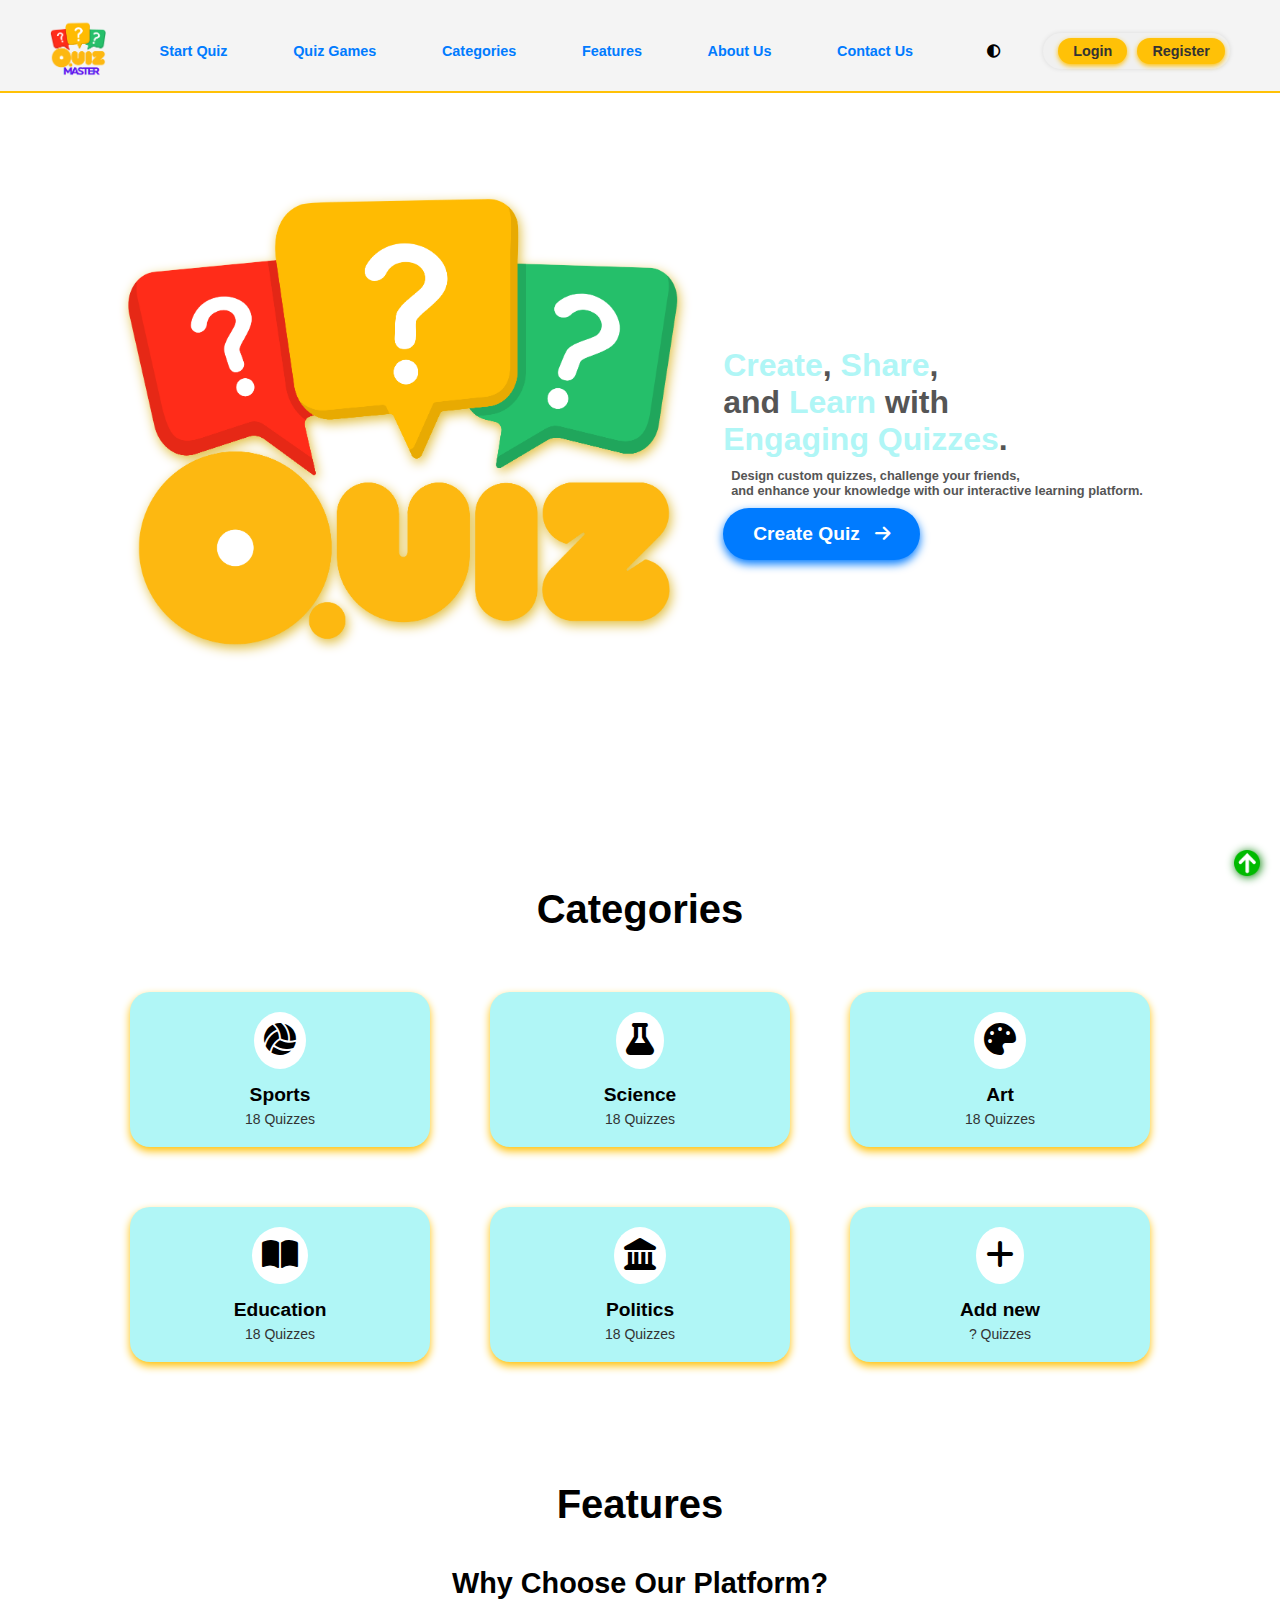
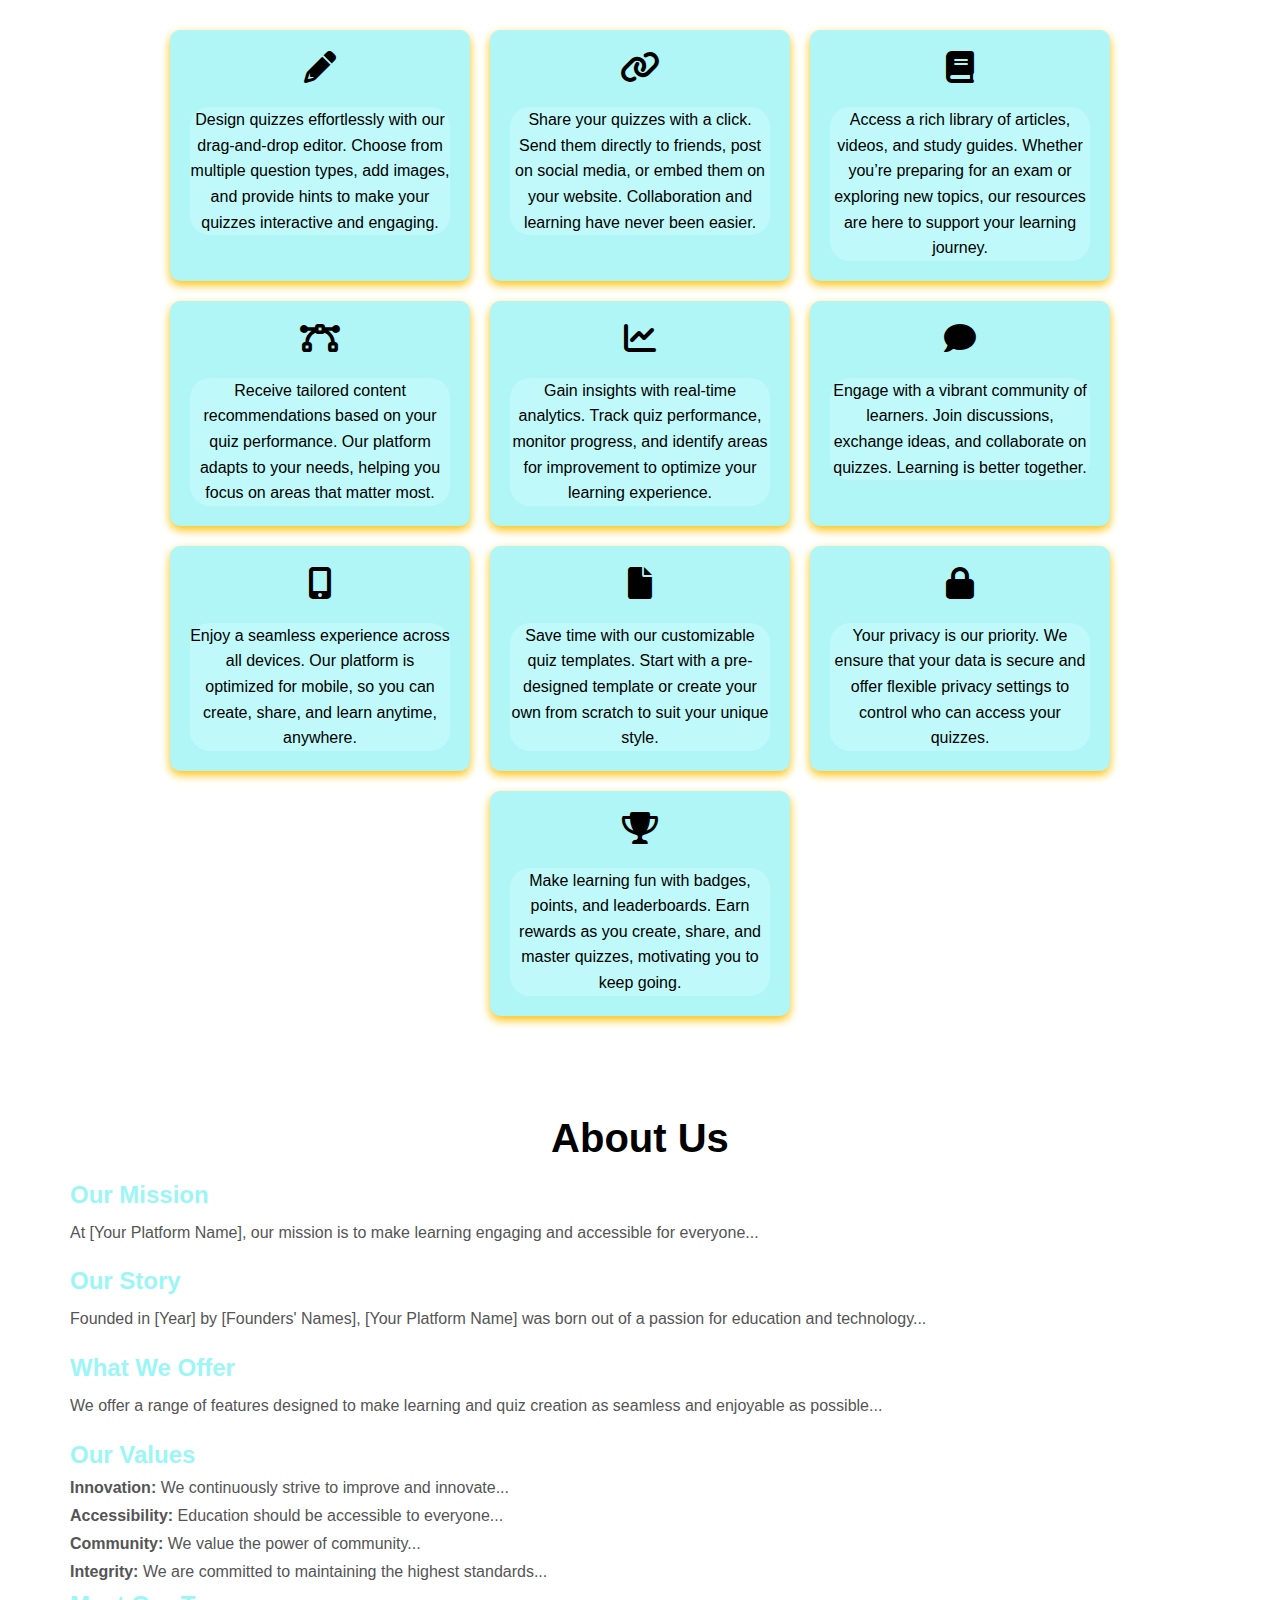
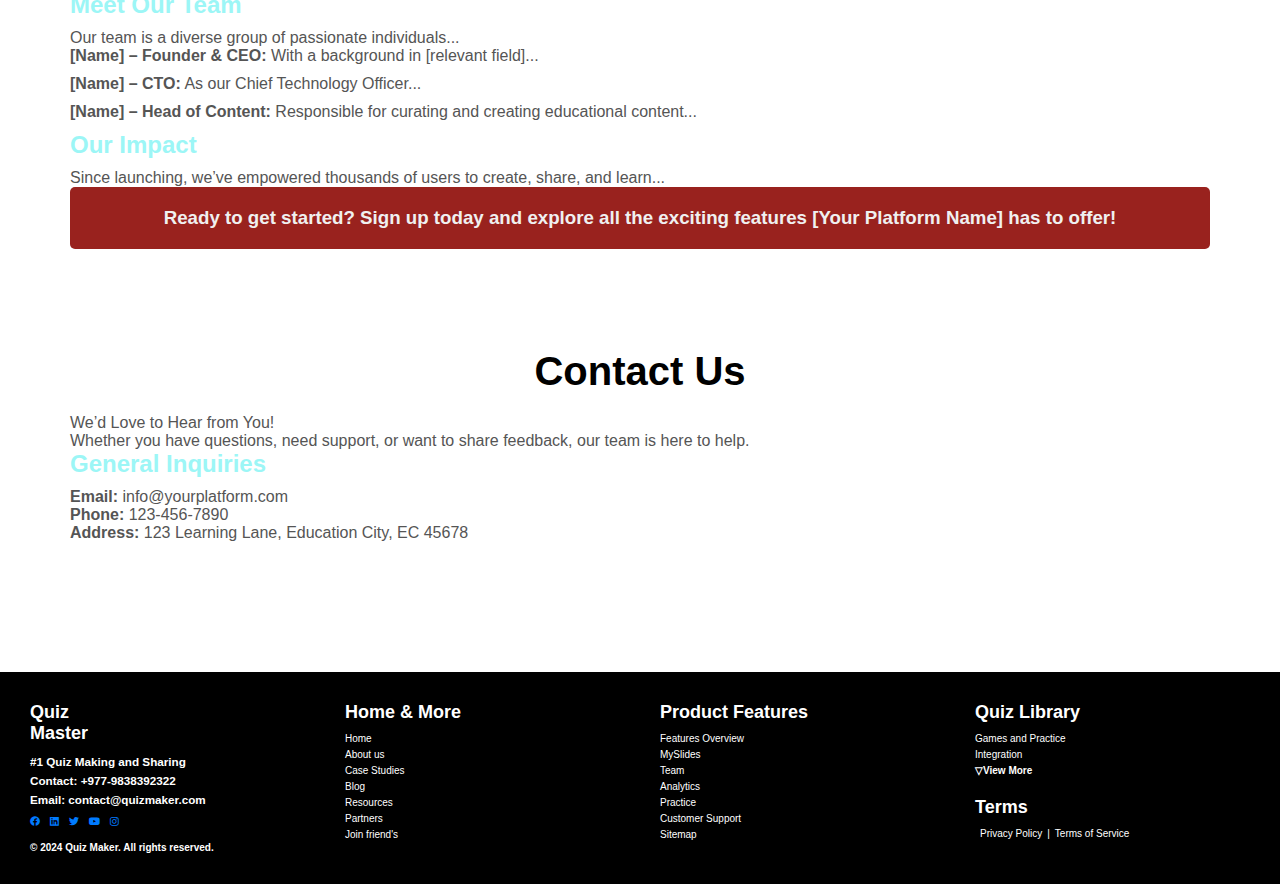
<file: quiz-website-final/index.html>
<!-- The main page or home page -->


<!DOCTYPE html>
<html lang="en">

<head>
    <meta charset="UTF-8">
    <meta name="viewport" content="width=device-width, initial-scale=1.0">
    <title>Quiz App | Minimalistic quiz maker</title>
    <link rel="stylesheet" href="style.css">
</head>

<body>
    <header>
        <div class="navbar">
            <div class="logo">
                <a href="index.html">
                    <h3>
                        <img src="Quiz Master logo 500px.png" alt="logo of quiz master">
                    </h3>
                </a>
            </div>
            <div class="navbar-sec">
                <ul class="nav-links">
                    <li><a href="createslide.html">Start Quiz</a></li>
                    <li><a href="quizgames.html">Quiz Games</a></li>
                    <li><a href="#categories">Categories</a></li>
                    <li><a href="#features">Features</a></li>
                    <li><a href="#about-us">About Us</a></li>
                    <li><a href="#contact-us">Contact Us</a></li>
                </ul>
            </div>
            <div class="dark-mode">
                <button id="theme-toggle"><i class="fa-solid fa-circle-half-stroke"></i></button>
            </div>
            <div class="login-reg">
                <button class="btn login">Login</button>
                <button class="btn register">Register</button>
            </div>
            <div class="mobile-menu-icon">
                <button id="mobile-menu-btn"><i class="fa fa-bars"></i></button>
            </div>
        </div>
    </header>
    
    <main>

        <div class="hero">
            <div class="hero-left">
                <h1><span style="color: var(--yellow)">Create</span>, <span
                        style="color: var(--yellow)">Share</span>,<br> and <span style="color: var(--yellow)">Learn
                        </span>with <br> <span style="color: var(--yellow)">Engaging Quizzes</span>.</h1>

                <h3>Design custom quizzes, challenge your friends,<br> and enhance your knowledge with our interactive
                    learning platform.</h3>
                <a href="dashboard.html" class="cta-button">
                    Create Quiz <span class="arrow"><i class="fa-solid fa-arrow-right"></i></span>
                </a>
                <!-- <a href="#" class="cta-button">
                    Explore Quizzes <i class="fa-solid fa-arrow-right"></i>
                </a>
                <a href="#" class="cta-button">
                    Learn More <i class="fa-solid fa-arrow-right"></i>
                </a> -->
                <!-- <button>Create Your First Quiz</button>
                <br>
                <button>Explore Quizzes</button>
                <button>Learn More</button> -->
            </div>
            <div class="hero-right">
                <img src="Quiz Master.png" alt="Play Quiz">
            </div>
        </div>
        <!-- 
        <div class="hero">
            <div class="hero-left">
                <h1>PlayBoi<br>Carti<br>FweAH</h1>

                <h3>Opium as high as f**k<br>Hell, break that thot up<br>B be the highest in thot<br>Then, W there is
                    nothing<br>nothing in world FweAH!!!</h3>
                <button>Start Quiz</button>
                <br>
                <button>join Code</button>
            </div>
            <div class="hero-right">
                <img src="Quiz Master.png" alt="Play Quiz">
            </div>
        </div> -->

        <section id="categories">
            <h2 id="title-nav">Categories</h2>
            <!-- categorize quizzes by subject, difficulty level, and tags. -->
            <div class="card">
                <div class="icon">
                    <i class="fa-solid fa-volleyball"></i>
                </div>
                <div class="title">Sports</div>
                <div class="subtitle">18 Quizzes</div>
            </div>
            <div class="card">
                <div class="icon">
                    <i class="fa-solid fa-flask"></i>
                </div>
                <div class="title">Science</div>
                <div class="subtitle">18 Quizzes</div>
            </div>
            <div class="card">
                <div class="icon">
                    <i class="fa-solid fa-palette"></i>
                </div>
                <div class="title">Art</div>
                <div class="subtitle">18 Quizzes</div>
            </div>
            <div class="card">
                <div class="icon">
                    <i class="fa-solid fa-book-open"></i>
                </div>
                <div class="title">Education</div>
                <div class="subtitle">18 Quizzes</div>
            </div>
            <div class="card">
                <div class="icon">
                    <i class="fa-solid fa-landmark"></i>
                </div>
                <div class="title">Politics</div>
                <div class="subtitle">18 Quizzes</div>
            </div>
            <div class="card">
                <div class="icon">
                    <i class="fa-solid fa-plus"></i>
                </div>
                <div class="title">Add new</div>
                <div class="subtitle">? Quizzes</div>
            </div>
        </section>
        <section id="features">
            <h2>Features</h2>
            <h3>Why Choose Our Platform?</h3>
            <div class="features-container">
                <div class="card">
                    <div class="icon">
                        <i class="fa-solid fa-pencil"></i>
                    </div>
                    <div class="card-description">
                        Design quizzes effortlessly with our drag-and-drop editor. Choose from multiple question types,
                        add images, and provide hints to make your quizzes interactive and engaging.
                    </div>
                </div>
                <div class="card">
                    <div class="icon">
                        <i class="fa-solid fa-link"></i>
                    </div>
                    <div class="card-description">
                        Share your quizzes with a click. Send them directly to friends, post on social media, or embed
                        them on your website. Collaboration and learning have never been easier.
                    </div>
                </div>
                <div class="card">
                    <div class="icon">
                        <i class="fa-solid fa-book"></i>
                    </div>
                    <div class="card-description">
                        Access a rich library of articles, videos, and study guides. Whether you’re preparing for an
                        exam or exploring new topics, our resources are here to support your learning journey.
                    </div>
                </div>
                <div class="card">
                    <div class="icon">
                        <i class="fa-solid fa-bezier-curve"></i>
                    </div>
                    <div class="card-description">
                        Receive tailored content recommendations based on your quiz performance. Our platform adapts to
                        your needs, helping you focus on areas that matter most.
                    </div>
                </div>
                <div class="card">
                    <div class="icon">
                        <i class="fa-solid fa-chart-line"></i>
                    </div>
                    <div class="card-description">
                        Gain insights with real-time analytics. Track quiz performance, monitor progress, and identify
                        areas for improvement to optimize your learning experience.
                    </div>
                </div>
                <div class="card">
                    <div class="icon">
                        <i class="fa-solid fa-comment"></i>
                    </div>
                    <div class="card-description">
                        Engage with a vibrant community of learners. Join discussions, exchange ideas, and collaborate
                        on quizzes. Learning is better together.
                    </div>
                </div>
                <div class="card">
                    <div class="icon">
                        <i class="fa-solid fa-mobile-screen-button"></i>
                    </div>
                    <div class="card-description">
                        Enjoy a seamless experience across all devices. Our platform is optimized for mobile, so you can
                        create, share, and learn anytime, anywhere.
                    </div>
                </div>
                <div class="card">
                    <div class="icon">
                        <i class="fa-solid fa-file"></i>
                    </div>
                    <div class="card-description">
                        Save time with our customizable quiz templates. Start with a pre-designed template or create
                        your own from scratch to suit your unique style.
                    </div>
                </div>
                <div class="card">
                    <div class="icon">
                        <i class="fa-solid fa-lock"></i>
                    </div>
                    <div class="card-description">
                        Your privacy is our priority. We ensure that your data is secure and offer flexible privacy
                        settings to control who can access your quizzes.
                    </div>
                </div>
                <div class="card">
                    <div class="icon">
                        <i class="fa-solid fa-trophy"></i>
                    </div>
                    <div class="card-description">
                        Make learning fun with badges, points, and leaderboards. Earn rewards as you create, share, and
                        master quizzes, motivating you to keep going.
                    </div>
                </div>
            </div>
        </section>

        <section id="about-us">
            <h2 class="section-title">About Us</h2>
            <div class="about-us-card">
                <h3>Our Mission</h3>
                <p>At [Your Platform Name], our mission is to make learning engaging and accessible for everyone...</p>
            </div>
            <div class="about-us-card">
                <h3>Our Story</h3>
                <p>Founded in [Year] by [Founders' Names], [Your Platform Name] was born out of a passion for education
                    and technology...</p>
            </div>
            <div class="about-us-card">
                <h3>What We Offer</h3>
                <p>We offer a range of features designed to make learning and quiz creation as seamless and enjoyable as
                    possible...</p>
            </div>
            <div class="about-values">
                <h3>Our Values</h3>
                <ul>
                    <li><strong>Innovation:</strong> We continuously strive to improve and innovate...</li>
                    <li><strong>Accessibility:</strong> Education should be accessible to everyone...</li>
                    <li><strong>Community:</strong> We value the power of community...</li>
                    <li><strong>Integrity:</strong> We are committed to maintaining the highest standards...</li>
                </ul>
            </div>
            <div class="meet-team">
                <h3>Meet Our Team</h3>
                <p>Our team is a diverse group of passionate individuals...</p>
                <ul>
                    <li><strong>[Name] – Founder & CEO:</strong> With a background in [relevant field]...</li>
                    <li><strong>[Name] – CTO:</strong> As our Chief Technology Officer...</li>
                    <li><strong>[Name] – Head of Content:</strong> Responsible for curating and creating educational
                        content...</li>
                </ul>
            </div>
            <div class="impact-about">
                <h3>Our Impact</h3>
                <p>Since launching, we’ve empowered thousands of users to create, share, and learn...</p>
            </div>
            <div class="call-to-action">
                <h3>Ready to get started? Sign up today and explore all the exciting features [Your Platform Name] has
                    to offer!</h3>
            </div>
        </section>

        <section id="contact-us">
            <h2 class="section-title">Contact Us</h2>
            <p>We’d Love to Hear from You!</p>
            <p>Whether you have questions, need support, or want to share feedback, our team is here to help.</p>
            <div class="contact-info">
                <h3>General Inquiries</h3>
                <ul>
                    <li><strong>Email:</strong> info@yourplatform.com</li>
                    <li><strong>Phone:</strong> 123-456-7890</li>
                    <li><strong>Address:</strong> 123 Learning Lane, Education City, EC 45678</li>
                </ul>
            </div>
        </section>

        <div class="go-up">
            <a href="#top"><img src="auto-top.png" alt="↑"></a>
        </div>

    </main>
    <footer id="contact-us-footer">
        <div class="footer-container-horizontal">
            <div class="footer-section">
                <div class="logo">
                    <a href="index.html">
                        <h3>Quiz<br>Master</h3>
                    </a>
                </div>
                <div class="contact-footer">
                    <h3>#1 Quiz Making and Sharing</h3>
                    <h3>Contact: +977-9838392322</h3>
                    <h3>Email: contact@quizmaker.com</h3>
                </div>
                <div class="social-footer">
                    <a href="https://facebook.com"><i class="fa-brands fa-facebook"></i></a>
                    <a href="https://linkedin.com"><i class="fa-brands fa-linkedin"></i></a>
                    <a href="https://x.com"><i class="fa-brands fa-twitter"></i></a>
                    <a href="https://youtube.com"><i class="fa-brands fa-youtube"></i></a>
                    <a href="https://instagram.com"><i class="fa-brands fa-instagram"></i></a>
                </div>
                <div class="footer-legal">
                    <h3>
                        &copy; 2024 Quiz Maker. All rights reserved.<br>
                    </h3>

                </div>
            </div>
            <div class="footer-section">
                <h2>Home & More</h2>
                <a href="index.html">Home</a>
                <a href="aboutus.html">About us</a>
                <a href="features.html">Case Studies</a>
                <a href="features.html">Blog</a>
                <a href="features.html">Resources</a>
                <a href="aboutus.html">Partners</a>
                <a href="codejoin.html">Join friend's</a>
            </div>
            <div class="footer-section">
                <h2>Product Features</h2>
                <a href="aboutus.html">Features Overview</a>
                <a href="features.html">MySlides</a>
                <a href="features.html">Team</a>
                <a href="features.html">Analytics</a>
                <a href="aboutus.html">Practice</a>
                <a href="aboutus.html">Customer Support</a>
                <a href="aboutus.html">Sitemap</a>
            </div>
            <div class="footer-section">
                <h2>Quiz Library</h2>
                <a href="quizgames.html">Games and Practice</a>
                <a href="dashboard.html">Integration</a>
                <!-- <a href="Blog.html">Art</a> -->
                <!-- <a href="Resources.html">Education</a>
                <a href="Partners.html">Politics</a>
                <a href="Support.html">History</a>
                <a href="Sitemap.html">Cultures</a> -->
                <h2 class="more"><a href="dashboard.html">▽View More</a></h2>
                <br>
                <h2>Terms</h2>
                <div class="quiz-sector-top">
                    <a href="aboutus.html">Privacy Policy</a> | <a href="aboutus.html"> Terms of Service</a>
                </div>
            </div>
        </div>

    </footer>

    <script src="script.js"></script>
</body>

</html>
</file>
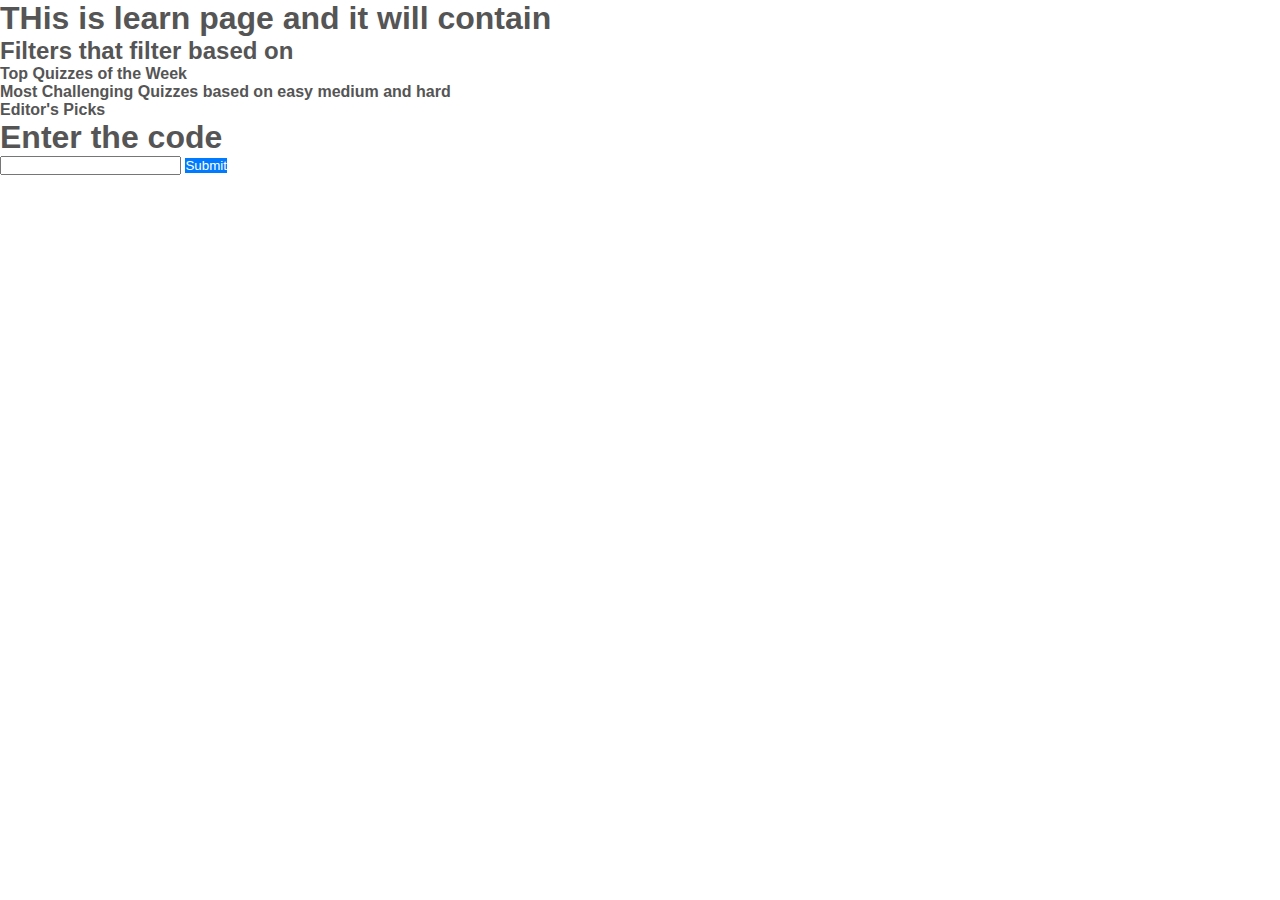
<file: quiz-website-final/codejoin.html>
<!DOCTYPE html>
<html lang="en">
<head>
    <meta charset="UTF-8">
    <meta name="viewport" content="width=device-width, initial-scale=1.0">
    <title>Join From Code | Quiz maker</title>
    <link rel="stylesheet" href="style.css">
</head>
<body>
    <h1>THis is learn page and it will contain</h1>
    <h2>Filters that filter based on </h2>
    <h4>Top Quizzes of the Week</h4>
    <h4>Most Challenging Quizzes based on easy medium and hard</h4>
    <h4>Editor's Picks</h4>
    <h1>Enter the code</h1>
    <input type="tel" name="code" id="code">
    <button>Submit</button>
</body>
</html>
</file>
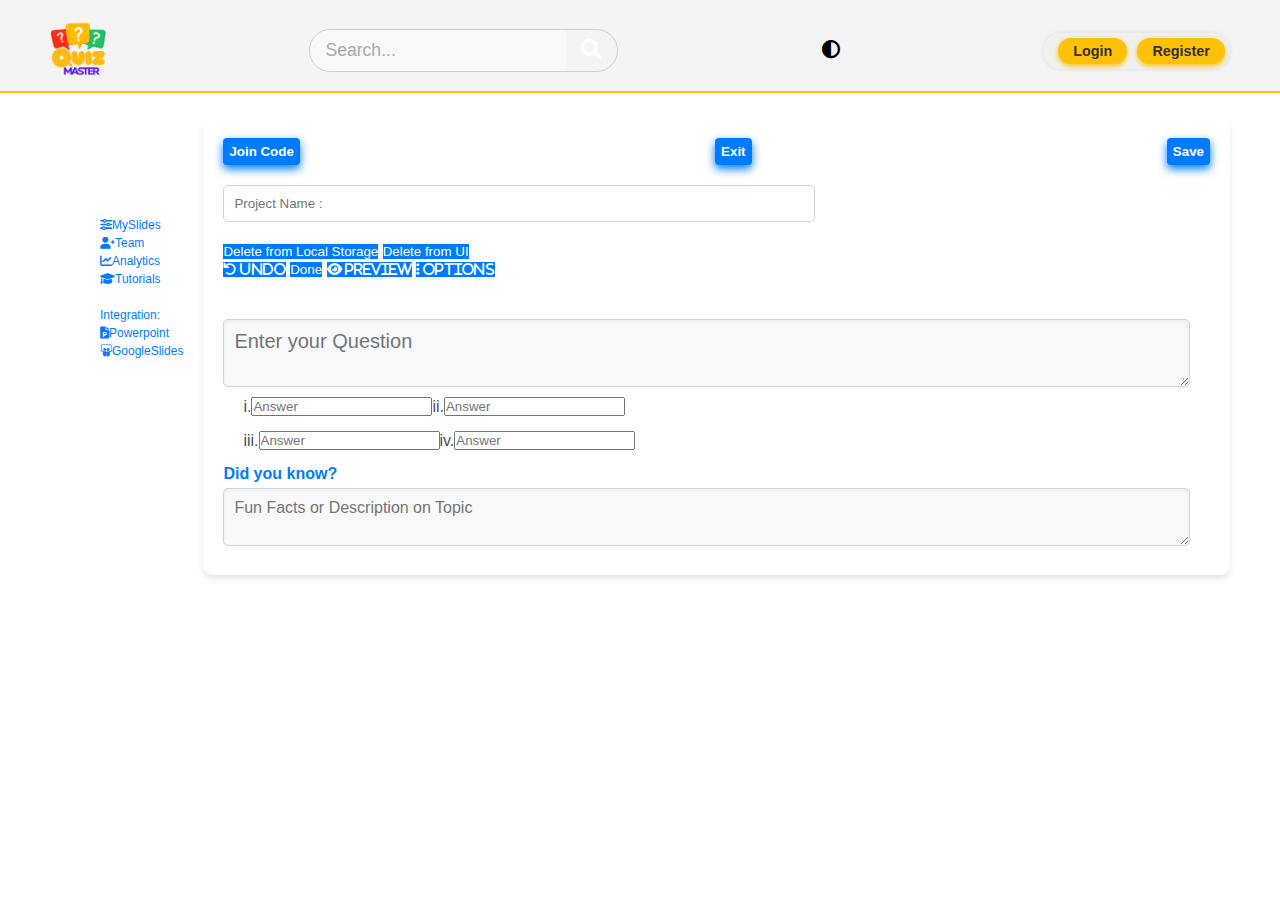
<file: quiz-website-final/createslide.html>
<!DOCTYPE html>
<html lang="en">

<head>
    <meta charset="UTF-8">
    <meta name="viewport" content="width=device-width, initial-scale=1.0">
    <title>Quiz | Create | Update | Delete</title>
    <link rel="stylesheet" href="style.css">
    <script src="https://code.jquery.com/jquery-3.6.0.min.js"></script>
</head>

<body>
    <header>

        <div class="navbar">
            <div class="logo">
                <a href="index.html">
                    <h3>
                        <img src="Quiz Master logo 500px.png" alt="logo of quiz master">
                    </h3>
                </a>
            </div>
            <div class="search">
                <input type="text" class="search-input" placeholder="Search..." pattern="[a-zA-Z0-9\s]+"
                    title="Only letters, numbers and spaces allowed">
                <button class="search-button">
                    <i class="fa-solid fa-magnifying-glass"></i>
                </button>
            </div>
            <div class="dark-mode dmode">
                <button id="theme-toggle"><i class="fa-solid fa-circle-half-stroke"></i></button>
            </div>
            <div class="login-reg">
                <button class="btn login">Login</button>
                <button class="btn register">Register</button>
            </div>
        </div>

        <div class="navbar-sec">
            <ul class="nav-links">
                <li>
                    <a href="quiz.html">Start Quiz</a>
                </li>
                <li>
                    <a href="codejoin.html">Quiz code</a>
                </li>
                <li>
                    <a href="dashboard.html">dashboard</a>
                </li>

            </ul>
        </div>

    </header>
    <main class="createslide-main createhead">
        <div class="navbar-third-left">
            <ul>
                <li><a href="dashboard.html"><i class="fa-solid fa-sliders"></i>MySlides</a></li>
            </ul>
            <ul>
                <li><a href="team.html"><i class="fa-solid fa-user-plus"></i>Team</a></li>
            </ul>
            <ul>
                <li><a href="analytics.html"><i class="fa-solid fa-chart-line"></i>Analytics</a></li>
            </ul>
            <ul>
                <li><a href="tutorials.html"><i class="fa-solid fa-graduation-cap"></i>Tutorials</a></li>
            </ul>
            <br>
            <ul>
                <li><a href="integration.html">Integration:</a></li>
            </ul>
            <ul>
                <li><a href="powerpoint.html"><i class="fa-solid fa-file-powerpoint"></i>Powerpoint</a></li>
            </ul>
            <ul>
                <li><a href="googleSlides.html"><i class="fa-brands fa-slideshare"></i>GoogleSlides</a></li>
            </ul>
        </div>
        
        <div class="slide2">
            <form id="quiz-form" method="POST" action="php/submit_quiz.php">
                <div class="join">
                    <button type="button"><a href="codejoin.html">Join Code</a></button>
                    <button type="button" id="exit-button">Exit</button>
                    <button type="button" id="save-button">Save</button>
                    
                    
                    
                </div>
                <input type="text" name="projectName" class="ProjectTitle" placeholder="Project Name :" pattern="[a-zA-Z0-9\s]+"
                    title="Only letters, numbers and spaces allowed" required>
                    <div class="options-menu">
                        <button class="delete-slide-local">Delete from Local Storage</button>
                        <button class="delete-slide-ui">Delete from UI</button>
                    </div>
                    <div class="icons">
                        <button type="button"><i class="fa-solid fa-arrow-rotate-left"> Undo</i></button>
                        <button class="done" id="done-button" type="submit">Done</button>
                        <button type="button"><i class="fa-solid fa-eye"> Preview</i></button>
                        <button type="button"><i class="fa-solid fa-ellipsis-vertical"> Options</i></button>
                    </div>
                <br><br>

                <div class="input-slide">
                    <textarea class="question" name="question" id="quiz-title-input" placeholder="Enter your Question"
                        pattern="[a-zA-Z0-9\s]+" title="Only letters, numbers and spaces allowed" required></textarea>
                    <div class="answers-1">
                        i.
                        <input type="text" name="answeri" class="answer-input-i" placeholder="Answer" pattern="[a-zA-Z0-9\s]+"
                            title="Only letters, numbers and spaces allowed" required>
                        ii.
                        <input type="text" name="answerii" class="answer-input-ii" placeholder="Answer" pattern="[a-zA-Z0-9\s]+"
                            title="Only letters, numbers and spaces allowed" required>
                    </div>
                    <div class="answers-2">
                        iii.
                        <input type="text" name="answeriii" class="answer-input-iii" placeholder="Answer" pattern="[a-zA-Z0-9\s]+"
                            title="Only letters, numbers and spaces allowed" required>
                        iv.
                        <input type="text" name="answeriv" class="answer-input-iv" placeholder="Answer" pattern="[a-zA-Z0-9\s]+"
                            title="Only letters, numbers and spaces allowed" required>
                    </div>
                    <div class="facts-des">
                        <h3>Did you know?</h3>
                        <textarea name="description" class="facts-descipt" placeholder="Fun Facts or Description on Topic"
                            pattern="[a-zA-Z0-9\s]+" title="Only letters, numbers and spaces allowed"></textarea>
                    </div>
                </div>
            </form>
            <div id="slides-container"></div>
        </div>
    </main>

    <script>
        //Prevents auto redirect to submit_quiz.php when pressing Done button
        $(document).ready(function() {
            $('#quiz-form').on('submit', function(event) {
                event.preventDefault(); // Prevent the default form submission

                $.ajax({
                    url: $(this).attr('action'),
                    type: 'POST',
                    data: $(this).serialize(),
                    success: function(response) {
                        alert('Form submitted successfully!');
                        // Optionally update the page or UI based on the response
                    },
                    error: function() {
                        alert('Error submitting the form.');
                    }
                });
            });
        });
    </script>
    <script src="scriptall.js"></script>
</body>

</html>
</file>
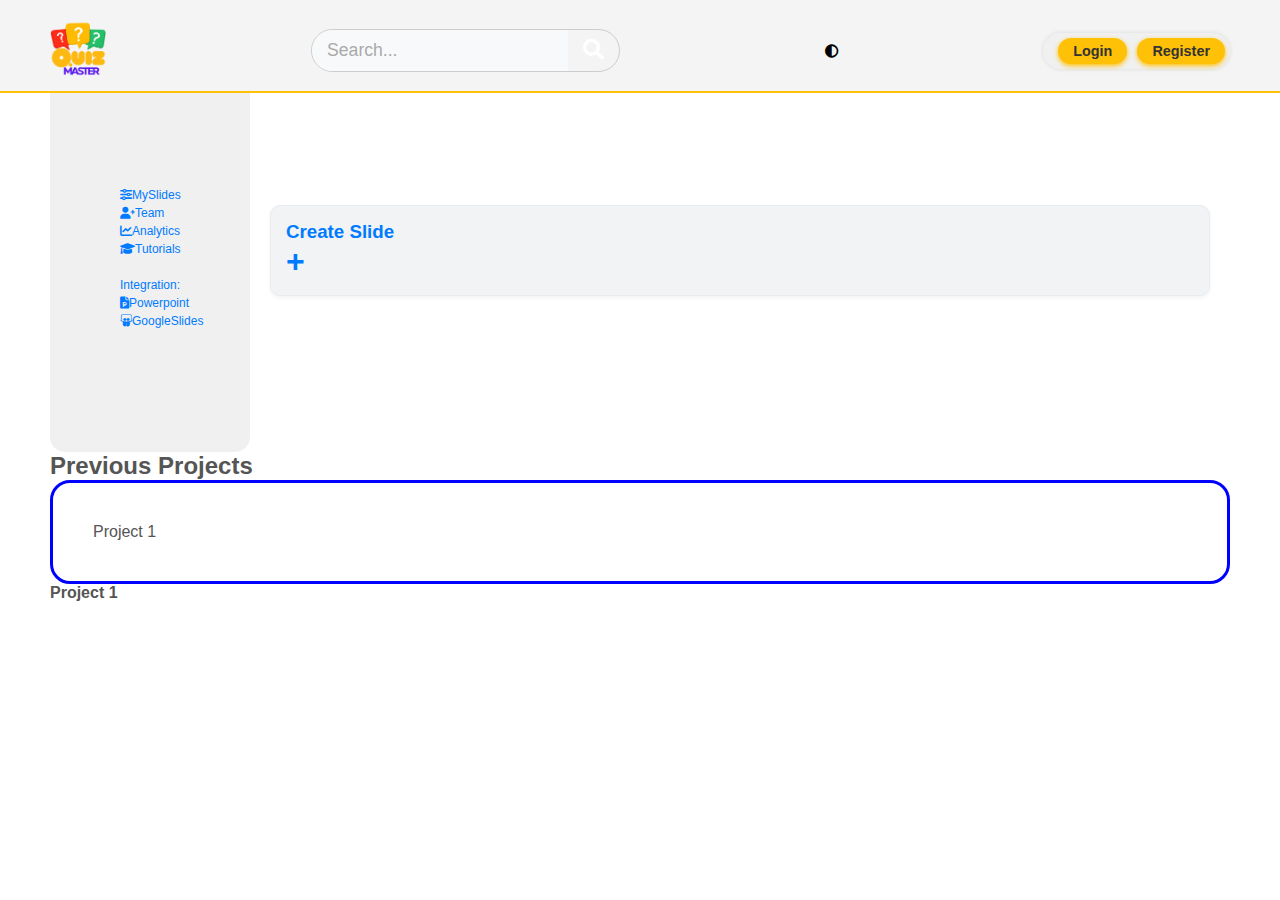
<file: quiz-website-final/dashboard.html>
<!-- Dashboard page for creating or navigating to other sections for analytics create view projects and many others -->


<!DOCTYPE html>
<html lang="en">
<head>
    <meta charset="UTF-8">
    <meta name="viewport" content="width=device-width, initial-scale=1.0">
    <title>Dashboard</title>
    <link rel="stylesheet" href="style.css">
</head>
<body>
    <div class="navbar">
        <div class="logo">
            <a href="index.html">
                <h3>
                    <img src="Quiz Master logo 500px.png" alt="logo of quiz master">
                </h3>
            </a>
        </div>
        <div class="search">
            <input type="text" class="search-input" placeholder="Search..." pattern="[a-zA-Z0-9\s]+"
                title="Only letters, numbers and spaces allowed">
            <button class="search-button">
                <i class="fa-solid fa-magnifying-glass"></i>
            </button>
        </div>
        <div class="dark-mode">
            <button id="theme-toggle"><i class="fa-solid fa-circle-half-stroke"></i></button>
        </div>
        <div class="login-reg">
            <button class="btn login">Login</button>
    <button class="btn register">Register</button>
        </div>
    </div>

    <div class="navbar-sec">
        <ul class="nav-links">
            <li>
                <a href="quiz.html">Start Quiz</a>
            </li>
            <li>
                <a href="codejoin.html">Quiz code</a>
            </li>
            <li>
                <a href="#categories">Categories</a>
            </li>
            <li>
                <a href="features.html">Features</a>
            </li>
            <li>
                <a href="#about-us">About Us</a>
            </li>
            <li>
                <a href="#contact-us">Contact Us</a>
            </li>
        </ul>
    </div>


    <!-- Main section -->
     <main>
        <div id="dash-main">
            <div class="navbar-third">
                <div class="navbar-third-left">
                    <ul>
                        <li><a href="dashboard.html"><i class="fa-solid fa-sliders"></i>MySlides</a></li>
                    </ul>
                    <ul>
                        <li><a href="team.html"><i class="fa-solid fa-user-plus"></i>Team</a></li>
                    </ul>
                    <ul>
                        <li><a href="analytics.html"><i class="fa-solid fa-chart-line"></i>Analytics</a></li>
                    </ul>
                    <ul>
                        <li><a href="tutorials.html"><i class="fa-solid fa-graduation-cap"></i>Tutorials</a></li>
                    </ul>
                    <br>
                    <ul>
                        <li><a href="integration.html">Integration:</a></li>
                    </ul>
                    <ul>
                        <li><a href="powerpoint.html"><i class="fa-solid fa-file-powerpoint"></i>Powerpoint</a></li>
                    </ul>
                    <ul>
                        <li><a href="googleSlides.html"><i class="fa-brands fa-slideshare"></i>GoogleSlides</a></li>
                    </ul>
                 </div>
                </div>
                <div class="navbar-third-right">
                   <div class="create-slide">
                    <a href="createslide.html">
                        <h3>Create Slide</h3>
                       <h1>+</h1>
                    </a>
                   </div>
                </div>
        </div>

     
        <div class="slides">
            <h2>
                Previous Projects
            </h2>
            <div class="projects-disp">
                <!-- <img src="Quiz Master.png" alt="project image or something to fill space"> -->
                 <div class="project-img">
                    Project 1
                 </div>
                <h4>Project 1</h4>
            </div>
        </div>
    </main>
    <footer>

    </footer>
    
    <script src="script.js"></script>
     
</body>
</html>
</file>
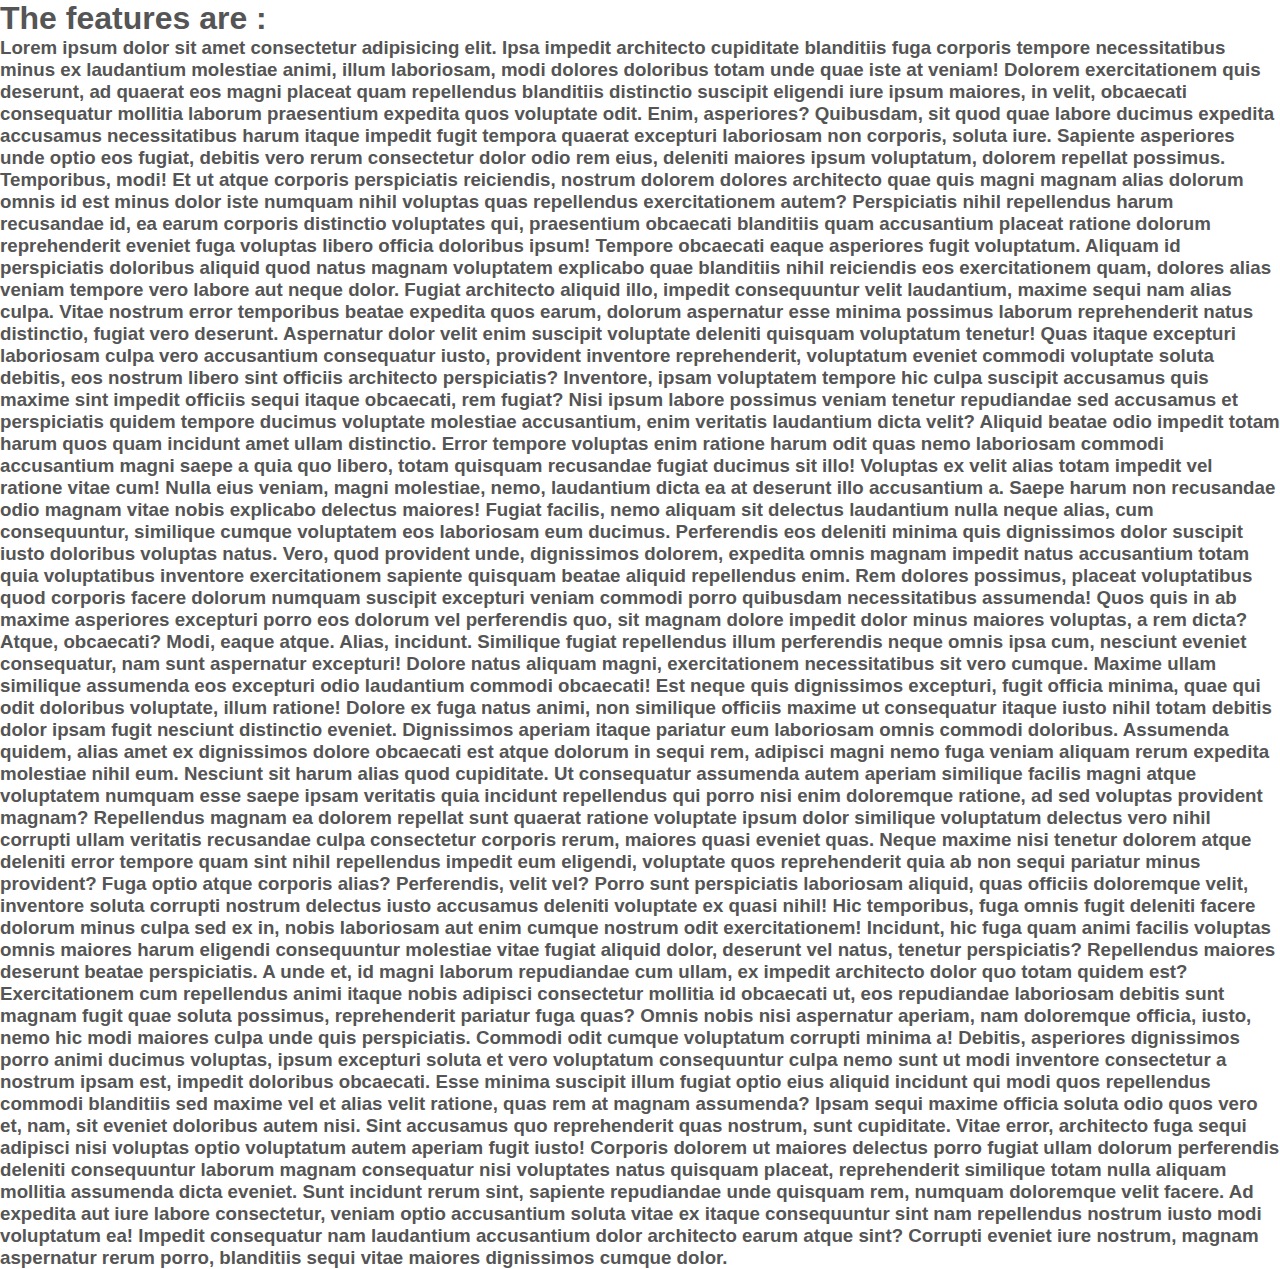
<file: quiz-website-final/features.html>
<!DOCTYPE html>
<html lang="en">
<head>
    <meta charset="UTF-8">
    <meta name="viewport" content="width=device-width, initial-scale=1.0">
    <title>Features Code | Quiz maker</title>
    <link rel="stylesheet" href="style.css">
</head>
<body>
    <h1>The features are : </h1>
    
    <h3>
        Lorem ipsum dolor sit amet consectetur adipisicing elit. Ipsa impedit architecto cupiditate blanditiis fuga corporis tempore necessitatibus minus ex laudantium molestiae animi, illum laboriosam, modi dolores doloribus totam unde quae iste at veniam! Dolorem exercitationem quis deserunt, ad quaerat eos magni placeat quam repellendus blanditiis distinctio suscipit eligendi iure ipsum maiores, in velit, obcaecati consequatur mollitia laborum praesentium expedita quos voluptate odit. Enim, asperiores? Quibusdam, sit quod quae labore ducimus expedita accusamus necessitatibus harum itaque impedit fugit tempora quaerat excepturi laboriosam non corporis, soluta iure. Sapiente asperiores unde optio eos fugiat, debitis vero rerum consectetur dolor odio rem eius, deleniti maiores ipsum voluptatum, dolorem repellat possimus. Temporibus, modi! Et ut atque corporis perspiciatis reiciendis, nostrum dolorem dolores architecto quae quis magni magnam alias dolorum omnis id est minus dolor iste numquam nihil voluptas quas repellendus exercitationem autem? Perspiciatis nihil repellendus harum recusandae id, ea earum corporis distinctio voluptates qui, praesentium obcaecati blanditiis quam accusantium placeat ratione dolorum reprehenderit eveniet fuga voluptas libero officia doloribus ipsum! Tempore obcaecati eaque asperiores fugit voluptatum. Aliquam id perspiciatis doloribus aliquid quod natus magnam voluptatem explicabo quae blanditiis nihil reiciendis eos exercitationem quam, dolores alias veniam tempore vero labore aut neque dolor. Fugiat architecto aliquid illo, impedit consequuntur velit laudantium, maxime sequi nam alias culpa. Vitae nostrum error temporibus beatae expedita quos earum, dolorum aspernatur esse minima possimus laborum reprehenderit natus distinctio, fugiat vero deserunt. Aspernatur dolor velit enim suscipit voluptate deleniti quisquam voluptatum tenetur! Quas itaque excepturi laboriosam culpa vero accusantium consequatur iusto, provident inventore reprehenderit, voluptatum eveniet commodi voluptate soluta debitis, eos nostrum libero sint officiis architecto perspiciatis? Inventore, ipsam voluptatem tempore hic culpa suscipit accusamus quis maxime sint impedit officiis sequi itaque obcaecati, rem fugiat? Nisi ipsum labore possimus veniam tenetur repudiandae sed accusamus et perspiciatis quidem tempore ducimus voluptate molestiae accusantium, enim veritatis laudantium dicta velit? Aliquid beatae odio impedit totam harum quos quam incidunt amet ullam distinctio. Error tempore voluptas enim ratione harum odit quas nemo laboriosam commodi accusantium magni saepe a quia quo libero, totam quisquam recusandae fugiat ducimus sit illo! Voluptas ex velit alias totam impedit vel ratione vitae cum! Nulla eius veniam, magni molestiae, nemo, laudantium dicta ea at deserunt illo accusantium a. Saepe harum non recusandae odio magnam vitae nobis explicabo delectus maiores! Fugiat facilis, nemo aliquam sit delectus laudantium nulla neque alias, cum consequuntur, similique cumque voluptatem eos laboriosam eum ducimus. Perferendis eos deleniti minima quis dignissimos dolor suscipit iusto doloribus voluptas natus. Vero, quod provident unde, dignissimos dolorem, expedita omnis magnam impedit natus accusantium totam quia voluptatibus inventore exercitationem sapiente quisquam beatae aliquid repellendus enim. Rem dolores possimus, placeat voluptatibus quod corporis facere dolorum numquam suscipit excepturi veniam commodi porro quibusdam necessitatibus assumenda! Quos quis in ab maxime asperiores excepturi porro eos dolorum vel perferendis quo, sit magnam dolore impedit dolor minus maiores voluptas, a rem dicta? Atque, obcaecati? Modi, eaque atque. Alias, incidunt. Similique fugiat repellendus illum perferendis neque omnis ipsa cum, nesciunt eveniet consequatur, nam sunt aspernatur excepturi! Dolore natus aliquam magni, exercitationem necessitatibus sit vero cumque. Maxime ullam similique assumenda eos excepturi odio laudantium commodi obcaecati! Est neque quis dignissimos excepturi, fugit officia minima, quae qui odit doloribus voluptate, illum ratione! Dolore ex fuga natus animi, non similique officiis maxime ut consequatur itaque iusto nihil totam debitis dolor ipsam fugit nesciunt distinctio eveniet. Dignissimos aperiam itaque pariatur eum laboriosam omnis commodi doloribus. Assumenda quidem, alias amet ex dignissimos dolore obcaecati est atque dolorum in sequi rem, adipisci magni nemo fuga veniam aliquam rerum expedita molestiae nihil eum. Nesciunt sit harum alias quod cupiditate. Ut consequatur assumenda autem aperiam similique facilis magni atque voluptatem numquam esse saepe ipsam veritatis quia incidunt repellendus qui porro nisi enim doloremque ratione, ad sed voluptas provident magnam? Repellendus magnam ea dolorem repellat sunt quaerat ratione voluptate ipsum dolor similique voluptatum delectus vero nihil corrupti ullam veritatis recusandae culpa consectetur corporis rerum, maiores quasi eveniet quas. Neque maxime nisi tenetur dolorem atque deleniti error tempore quam sint nihil repellendus impedit eum eligendi, voluptate quos reprehenderit quia ab non sequi pariatur minus provident? Fuga optio atque corporis alias? Perferendis, velit vel? Porro sunt perspiciatis laboriosam aliquid, quas officiis doloremque velit, inventore soluta corrupti nostrum delectus iusto accusamus deleniti voluptate ex quasi nihil! Hic temporibus, fuga omnis fugit deleniti facere dolorum minus culpa sed ex in, nobis laboriosam aut enim cumque nostrum odit exercitationem! Incidunt, hic fuga quam animi facilis voluptas omnis maiores harum eligendi consequuntur molestiae vitae fugiat aliquid dolor, deserunt vel natus, tenetur perspiciatis? Repellendus maiores deserunt beatae perspiciatis. A unde et, id magni laborum repudiandae cum ullam, ex impedit architecto dolor quo totam quidem est? Exercitationem cum repellendus animi itaque nobis adipisci consectetur mollitia id obcaecati ut, eos repudiandae laboriosam debitis sunt magnam fugit quae soluta possimus, reprehenderit pariatur fuga quas? Omnis nobis nisi aspernatur aperiam, nam doloremque officia, iusto, nemo hic modi maiores culpa unde quis perspiciatis. Commodi odit cumque voluptatum corrupti minima a! Debitis, asperiores dignissimos porro animi ducimus voluptas, ipsum excepturi soluta et vero voluptatum consequuntur culpa nemo sunt ut modi inventore consectetur a nostrum ipsam est, impedit doloribus obcaecati. Esse minima suscipit illum fugiat optio eius aliquid incidunt qui modi quos repellendus commodi blanditiis sed maxime vel et alias velit ratione, quas rem at magnam assumenda? Ipsam sequi maxime officia soluta odio quos vero et, nam, sit eveniet doloribus autem nisi. Sint accusamus quo reprehenderit quas nostrum, sunt cupiditate. Vitae error, architecto fuga sequi adipisci nisi voluptas optio voluptatum autem aperiam fugit iusto! Corporis dolorem ut maiores delectus porro fugiat ullam dolorum perferendis deleniti consequuntur laborum magnam consequatur nisi voluptates natus quisquam placeat, reprehenderit similique totam nulla aliquam mollitia assumenda dicta eveniet. Sunt incidunt rerum sint, sapiente repudiandae unde quisquam rem, numquam doloremque velit facere. Ad expedita aut iure labore consectetur, veniam optio accusantium soluta vitae ex itaque consequuntur sint nam repellendus nostrum iusto modi voluptatum ea! Impedit consequatur nam laudantium accusantium dolor architecto earum atque sint? Corrupti eveniet iure nostrum, magnam aspernatur rerum porro, blanditiis sequi vitae maiores dignissimos cumque dolor.
    </h3>
</body>
</html>
</file>
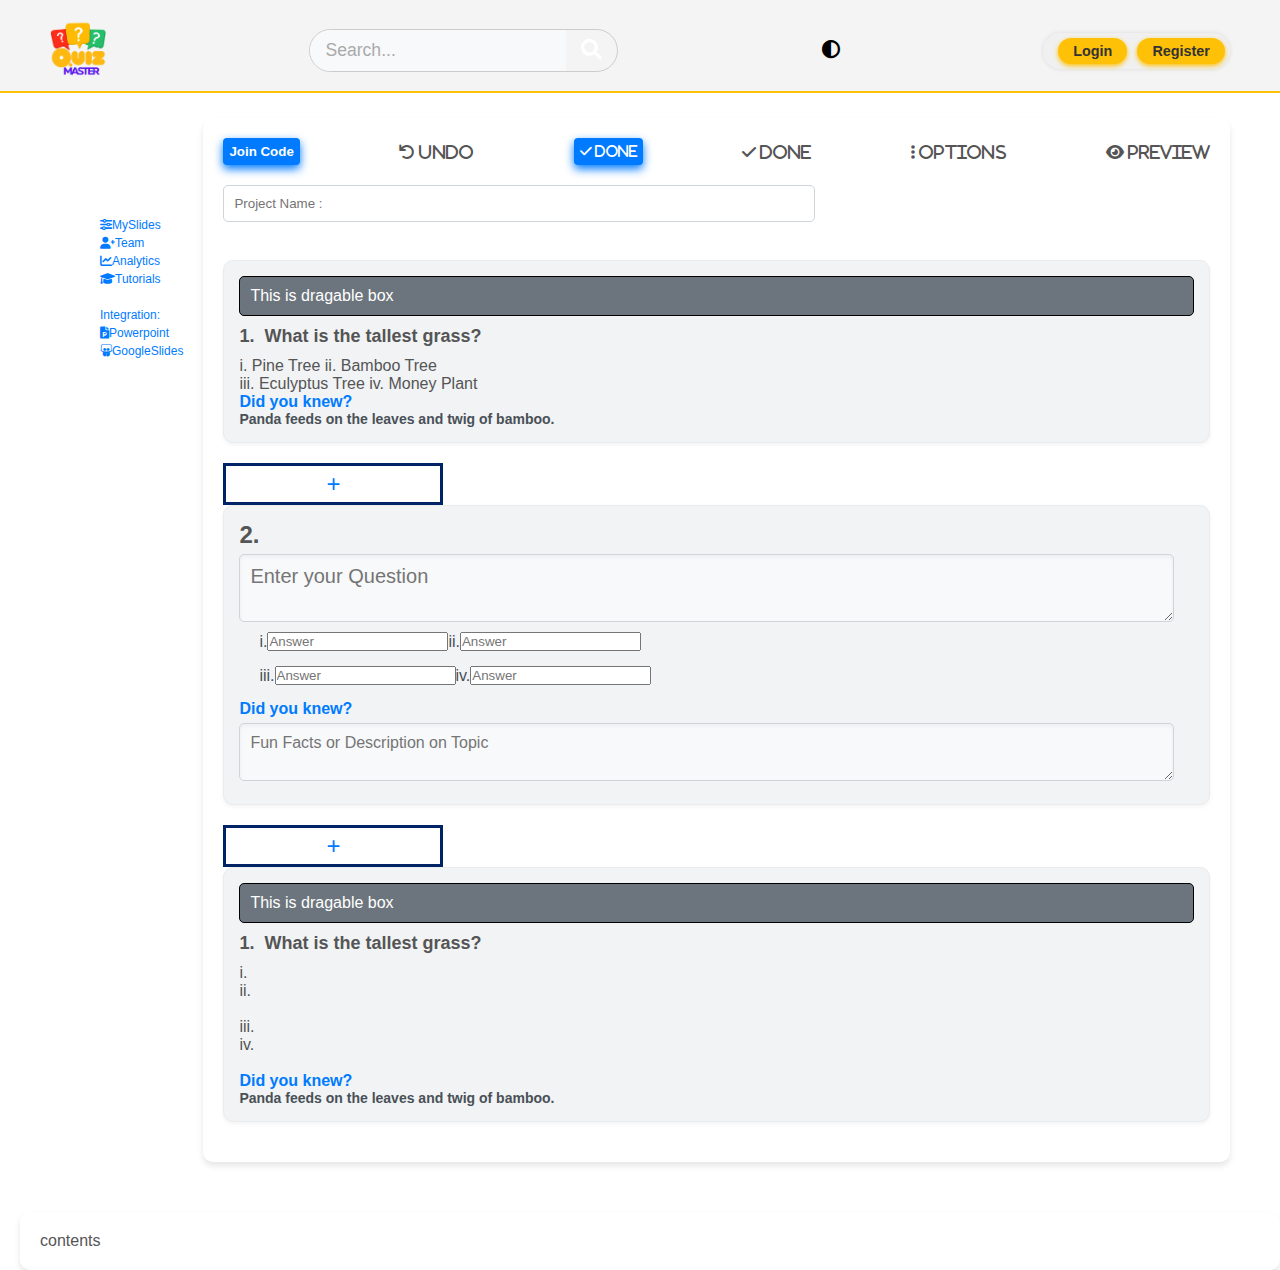
<file: quiz-website-final/hi.html>
<!DOCTYPE html>
<html lang="en">

<head>
    <meta charset="UTF-8">
    <meta name="viewport" content="width=device-width, initial-scale=1.0">
    <title>Quiz | Create | Update | Delete</title>
    <link rel="stylesheet" href="style.css">
</head>

<body>
    <header>

        <div class="navbar">
            <div class="logo">
                <a href="index.html">
                    <h3>
                        <img src="Quiz Master logo 500px.png" alt="logo of quiz master">
                    </h3>
                </a>
            </div>
            <div class="search">
                <input type="text" class="search-input" placeholder="Search..." pattern="[a-zA-Z0-9\s]+"
                    title="Only letters, numbers and spaces allowed">
                <button class="search-button">
                    <i class="fa-solid fa-magnifying-glass"></i>
                </button>
            </div>
            <div class="dark-mode dmode">
                <button id="theme-toggle"><i class="fa-solid fa-circle-half-stroke"></i></button>
            </div>
            <div class="login-reg">
                <button class="btn login">Login</button>
                <button class="btn register">Register</button>
            </div>
        </div>

        <div class="navbar-sec">
            <ul class="nav-links">
                <li>
                    <a href="quiz.html">Start Quiz</a>
                </li>
                <li>
                    <a href="codejoin.html">Quiz code</a>
                </li>
                <li>
                    <a href="dashboard.html">dashboard</a>
                </li>

            </ul>
        </div>

    </header>
    <main class="createslide-main createhead">
        <div class="navbar-third-left">
            <ul>
                <li><a href="dashboard.html"><i class="fa-solid fa-sliders"></i>MySlides</a></li>
            </ul>
            <ul>
                <li><a href="team.html"><i class="fa-solid fa-user-plus"></i>Team</a></li>
            </ul>
            <ul>
                <li><a href="analytics.html"><i class="fa-solid fa-chart-line"></i>Analytics</a></li>
            </ul>
            <ul>
                <li><a href="tutorials.html"><i class="fa-solid fa-graduation-cap"></i>Tutorials</a></li>
            </ul>
            <br>
            <ul>
                <li><a href="integration.html">Integration:</a></li>
            </ul>
            <ul>
                <li><a href="powerpoint.html"><i class="fa-solid fa-file-powerpoint"></i>Powerpoint</a></li>
            </ul>
            <ul>
                <li><a href="googleSlides.html"><i class="fa-brands fa-slideshare"></i>GoogleSlides</a></li>
            </ul>
        </div>
        </div>

        <div class="slide2">
            <div class="join">
                <button>
                    <a href="codejoin.html">Join Code</a>
                </button>
                <i class="fa-solid fa-arrow-rotate-left"> undo </i>
                <button class="done" id="done-button"><i class="fa-solid fa-check"> done </i></button>
                <i class="fa-solid fa-check"> done </i>
                <i class="fa-solid fa-ellipsis-vertical"> options</i>
                <i class="fa-solid fa-eye"> Preview</i>
                <!-- Preview mode to test the quiz before publishing. 
                 Also we may make the items dragable rather than adding + sign below every questions-->
            </div>

            <!-- on  clicking create a popup box appears and backgound blurs and the box will be at centre of the screen saying what type of quiz to make
             A user-friendly interface for creating quizzes, allowing users to add multiple-choice, true/false, and short-answer questions.-->
            <input type="text" class="ProjectTitle" placeholder="Project Name :" pattern="[a-zA-Z0-9\s]+"
                title="Only letters, numbers and spaces allowed">
            <br>
            <br>
            <div class="create-slide">
                <div class="draggable-box">This is dragable box</div>
                <div class="question">
                    <h2 class="slide-SN">1.</h2>
                    <h2 class="quesiton-SN">What is the tallest grass?</h2>
                </div>
                <div class="answers">
                    i. Pine Tree
                    ii. Bamboo Tree
                    <br>
                    iii. Eculyptus Tree
                    iv. Money Plant
                    <br>
                </div>
                <!-- 
        After Answering Question we can show the answer and also give description Facts on Answer or Topic like:- Panda feeds on the leaves and twig of bamboo.
        -->
                <div class="facts-des">
                    <h3>
                        Did you knew?
                    </h3>
                    <h4>
                        Panda feeds on the leaves and twig of bamboo.
                    </h4>
                </div>

            </div>
            <div class="add-new-slide">
                +
            </div>
            <div class="create-slide">
                <h2 class="slide-SN">2.</h2>
                <textarea class="question" id="quiz-title-input" placeholder="Enter your Question" pattern="[a-zA-Z0-9\s]+"
                    title="Only letters, numbers and spaces allowed"></textarea>
                <div class="answers-1">
                    i.
                    <input type="text" class="answer-input-i" placeholder="Answer" pattern="[a-zA-Z0-9\s]+"
                        title="Only letters, numbers and spaces allowed">
                    ii.
                    <input type="text" class="answer-input-ii" placeholder="Answer" pattern="[a-zA-Z0-9\s]+"
                        title="Only letters, numbers and spaces allowed">


                </div>
                <div class="answers-2">
                    iii.
                    <input type="text" class="answer-input-iii" placeholder="Answer" pattern="[a-zA-Z0-9\s]+"
                        title="Only letters, numbers and spaces allowed">
                    iv.
                    <input type="text" class="answer-input-iv" placeholder="Answer" pattern="[a-zA-Z0-9\s]+"
                        title="Only letters, numbers and spaces allowed">

                </div>
                <div class="facts-des">
                    <h3>
                        Did you knew?
                    </h3>
                    <h4>
                        <textarea class="facts-descipt" placeholder="Fun Facts or Description on Topic" pattern="[a-zA-Z0-9\s]+"
                            title="Only letters, numbers and spaces allowed"></textarea>
                            
                    </h4>
                </div>

            </div>
            
            <div class="add-new-slide">
                +
            </div>
            <div class="create-slide">
                <div class="draggable-box">This is dragable box</div>
                <div class="question">
                    <h2 class="slide-SN">1.</h2>
                    <h2 class="quesiton-Sn">What is the tallest grass?</h2>
                </div>
                <div class="answers">
                    i. <h2 class="ans-i"></h2>
                    ii. <h2 class="ans-ii"></h2>
                    <br>
                    iii.<h2 class="ans-iii"></h2>
                    iv. <h2 class="ans-iv"></h2>
                    <br>
                </div>
                <!-- 
        After Answering Question we can show the answer and also give description Facts on Answer or Topic like:- Panda feeds on the leaves and twig of bamboo.
        -->
                <div class="facts-des">
                    <h3>
                        Did you knew?
                    </h3>
                    <h4 class="desh3">
                        Panda feeds on the leaves and twig of bamboo.
                    </h4>
                </div>
            </div>
            <div id="question-container">
                <!-- Existing questions will be here -->
            </div>
    </main>
     <!-- Text area to input the title or question -->
     <!-- <textarea id="quiz-title-input" placeholder="Enter Quiz Title"></textarea> -->
    
    <div class="slide2">
        contents
    </div>
    <div id="tables-container">
        <!-- New tables will be added here -->
    </div>
    <div id="slides-container"></div>

    
    <footer>

    </footer>
    <script>
        document.getElementById('done-button').addEventListener('click', function () {
    // Get the input from the text area
    const questionText = document.getElementById('quiz-title-input').value;
    const answerTexti = document.getElementsByClassName('answer-input-i')[0].value;
    const answerTextii = document.getElementsByClassName('answer-input-ii')[0].value;
    const answerTextiii = document.getElementsByClassName('answer-input-iii')[0].value;
    const answerTextiv = document.getElementsByClassName('answer-input-iv')[0].value;
    const factText = document.getElementsByClassName('fact-input')[0].value;

    // Create a new slide div
    const newSlide = document.createElement('div');
    newSlide.classList.add('create-slide');

    // Create the slide content using the existing format
    newSlide.innerHTML = `
        <div class="draggable-box">This is draggable box</div>
        <div class="question">
            <h2 class="slide-SN">1.</h2>
            <h2 class="quesiton-Sn">${questionText}</h2>
        </div>
        <div class="answers">
            i. <h2 class="ans-i">${answerTexti}</h2>
            ii. <h2 class="ans-ii">${answerTextii}</h2>
            <br>
            iii. <h2 class="ans-iii">${answerTextiii}</h2>
            iv. <h2 class="ans-iv">${answerTextiv}</h2>
            <br>
        </div>
        <div class="facts-des">
            <h3>Did you knew?</h3>
            <h4 class="desh3">${factText}</h4>
        </div>
    `;

    // Append the new slide to the container
    document.getElementById('slides-container').appendChild(newSlide);

    // Clear the input fields after appending
    document.getElementById('quiz-title-input').value = '';
    document.getElementsByClassName('answer-input-i')[0].value = '';
    document.getElementsByClassName('answer-input-ii')[0].value = '';
    document.getElementsByClassName('answer-input-iii')[0].value = '';
    document.getElementsByClassName('answer-input-iv')[0].value = '';
    document.getElementsByClassName('fact-input')[0].value = '';
});


    //     document.addEventListener('DOMContentLoaded', () => {
    // const questionContainer = document.getElementById('question-container');
    // const doneButton = document.getElementById('done-button'); // Use ID selector

    // doneButton.addEventListener('click', () => {
    //     console.log('Done button clicked!'); // For debugging

    //     // Create a new question slide
    //     const newQuestionSlide = document.createElement('div');
    //     newQuestionSlide.classList.add('create-slide');
        
    //     // Question number
    //     const questionNumber = questionContainer.children.length + 1;
    //     const slideSN = document.createElement('h2');
    //     slideSN.classList.add('slide-SN');
    //     slideSN.innerText = `${questionNumber}.`;

    //     // Question input
    //     const questionInput = document.createElement('textarea');
    //     questionInput.classList.add('question');
    //     questionInput.setAttribute('placeholder', 'Enter your Question');
    //     questionInput.setAttribute('pattern', '[a-zA-Z0-9\\s]+');
    //     questionInput.setAttribute('title', 'Only letters, numbers, and spaces allowed');

    //     // Answer inputs
    //     const answers1 = document.createElement('div');
    //     answers1.classList.add('answers-1');
    //     for (let i = 1; i <= 2; i++) {
    //         const answerLabel = document.createElement('span');
    //         answerLabel.innerText = `${['i', 'ii'][i - 1]}. `;
    //         const answerInput = document.createElement('input');
    //         answerInput.classList.add('answer-input');
    //         answerInput.setAttribute('type', 'text');
    //         answerInput.setAttribute('placeholder', 'Answer');
    //         answerInput.setAttribute('pattern', '[a-zA-Z0-9\\s]+');
    //         answerInput.setAttribute('title', 'Only letters, numbers, and spaces allowed');
    //         answers1.appendChild(answerLabel);
    //         answers1.appendChild(answerInput);
    //     }

    //     const answers2 = document.createElement('div');
    //     answers2.classList.add('answers-2');
    //     for (let i = 3; i <= 4; i++) {
    //         const answerLabel = document.createElement('span');
    //         answerLabel.innerText = `${['iii', 'iv'][i - 3]}. `;
    //         const answerInput = document.createElement('input');
    //         answerInput.classList.add('answer-input');
    //         answerInput.setAttribute('type', 'text');
    //         answerInput.setAttribute('placeholder', 'Answer');
    //         answerInput.setAttribute('pattern', '[a-zA-Z0-9\\s]+');
    //         answerInput.setAttribute('title', 'Only letters, numbers, and spaces allowed');
    //         answers2.appendChild(answerLabel);
    //         answers2.appendChild(answerInput);
    //     }

    //     // Facts description
    //     const factsDes = document.createElement('div');
    //     factsDes.classList.add('facts-des');
    //     const didYouKnow = document.createElement('h3');
    //     didYouKnow.innerText = 'Did you knew?';
    //     const factText = document.createElement('textarea');
    //     factText.classList.add('question');
    //     factText.setAttribute('placeholder', 'Enter your Fact');
    //     factText.setAttribute('pattern', '[a-zA-Z0-9\\s]+');
    //     factText.setAttribute('title', 'Only letters, numbers, and spaces allowed');
    //     factsDes.appendChild(didYouKnow);
    //     factsDes.appendChild(factText);

    //     // Append everything to the new question slide
    //     newQuestionSlide.appendChild(slideSN);
    //     newQuestionSlide.appendChild(questionInput);
    //     newQuestionSlide.appendChild(answers1);
    //     newQuestionSlide.appendChild(answers2);
    //     newQuestionSlide.appendChild(factsDes);

    //     // Add the new question slide to the container
    //     questionContainer.appendChild(newQuestionSlide);
    // });
// });

    </script>
    <script src="script.js"></script>
</body>

</html>
</file>
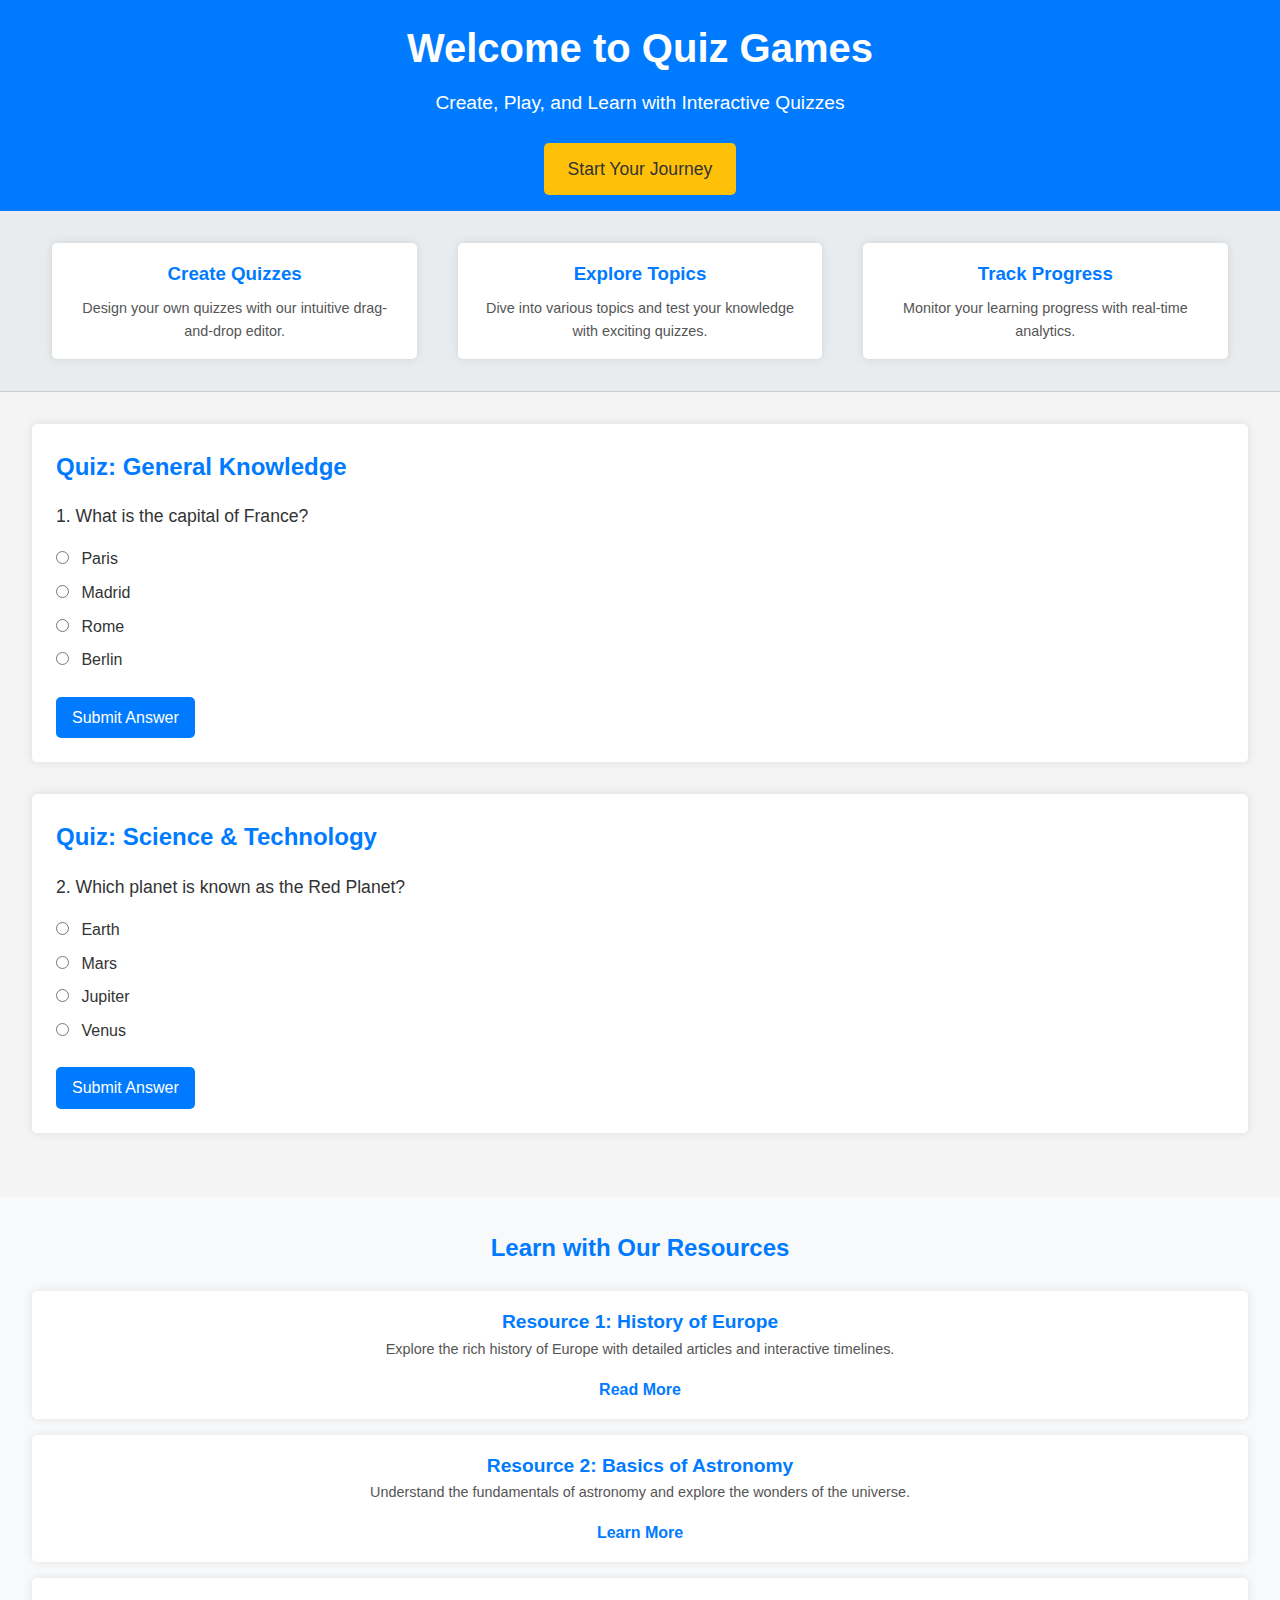
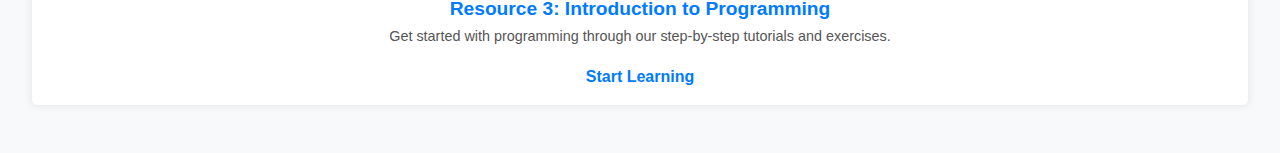
<file: quiz-website-final/quizgames.html>
<!-- This is the final projeect publish page where people can see the questions you made -->

<!DOCTYPE html>
<html lang="en">
<head>
    <meta charset="UTF-8">
    <meta name="viewport" content="width=device-width, initial-scale=1.0">
    <title>Learn Quizzes | Quiz Games</title>
    <style>
        /* Basic Reset */
        * {
            margin: 0;
            padding: 0;
            box-sizing: border-box;
        }

        body {
            font-family: Arial, sans-serif;
            background-color: #f4f4f4;
            color: #333;
            line-height: 1.6;
        }

        header {
            background: #007BFF;
            color: white;
            padding: 1rem;
            text-align: center;
        }

        header h1 {
            font-size: 2.5rem;
        }

        header p {
            font-size: 1.2rem;
            margin: 0.5rem 0;
        }

        .cta-button {
            background: #FFC107;
            color: #333;
            padding: 0.75rem 1.5rem;
            text-decoration: none;
            font-size: 1.1rem;
            border-radius: 5px;
            margin-top: 1rem;
            display: inline-block;
            transition: background 0.3s ease;
        }

        .cta-button:hover {
            background: #FFA000;
        }

        .features {
            display: flex;
            justify-content: space-around;
            padding: 2rem;
            background-color: #e9ecef;
            border-bottom: 1px solid #ccc;
        }

        .feature-card {
            background: white;
            border-radius: 5px;
            box-shadow: 0 0 10px rgba(0, 0, 0, 0.1);
            padding: 1rem;
            width: 30%;
            text-align: center;
        }

        .feature-card h3 {
            margin-bottom: 0.5rem;
            color: #007BFF;
        }

        .feature-card p {
            font-size: 0.9rem;
            color: #555;
        }

        .quiz-section {
            padding: 2rem;
        }

        .quiz-container {
            background: white;
            padding: 1.5rem;
            border-radius: 5px;
            box-shadow: 0 0 10px rgba(0, 0, 0, 0.1);
            margin-bottom: 2rem;
        }

        .quiz-container h2 {
            margin-bottom: 1rem;
            font-size: 1.5rem;
            color: #007BFF;
        }

        .question {
            font-size: 1.1rem;
            margin-bottom: 1rem;
        }

        .options {
            list-style: none;
            padding: 0;
        }

        .options li {
            margin-bottom: 0.5rem;
        }

        .options input[type="radio"] {
            margin-right: 0.5rem;
        }

        .btn {
            display: inline-block;
            background: #007BFF;
            color: white;
            padding: 0.5rem 1rem;
            text-decoration: none;
            border-radius: 5px;
            margin-top: 1rem;
            transition: background 0.3s ease;
        }

        .btn:hover {
            background: #0056b3;
        }

        .result {
            display: none;
            padding: 1rem;
            margin-top: 1rem;
            border-radius: 5px;
            text-align: center;
        }

        .result.correct {
            background-color: #28a745;
            color: white;
        }

        .result.incorrect {
            background-color: #dc3545;
            color: white;
        }

        /* Minimalistic styling for learning resources */
        .learn-section {
            background-color: #f8f9fa;
            padding: 2rem;
            text-align: center;
        }

        .learn-section h2 {
            color: #007BFF;
            margin-bottom: 1.5rem;
        }

        .resource-card {
            background: white;
            padding: 1rem;
            border-radius: 5px;
            box-shadow: 0 0 10px rgba(0, 0, 0, 0.1);
            margin-bottom: 1rem;
        }

        .resource-card h3 {
            font-size: 1.2rem;
            color: #007BFF;
        }

        .resource-card p {
            font-size: 0.9rem;
            color: #555;
        }

        .resource-card a {
            display: inline-block;
            margin-top: 1rem;
            color: #007BFF;
            text-decoration: none;
            font-weight: bold;
        }

        .resource-card a:hover {
            text-decoration: underline;
        }
    </style>
</head>
<body>

<header>
    <h1>Welcome to Quiz Games</h1>
    <p>Create, Play, and Learn with Interactive Quizzes</p>
    <a href="#quiz-section" class="cta-button">Start Your Journey</a>
</header>

<section class="features">
    <div class="feature-card">
        <h3>Create Quizzes</h3>
        <p>Design your own quizzes with our intuitive drag-and-drop editor.</p>
    </div>
    <div class="feature-card">
        <h3>Explore Topics</h3>
        <p>Dive into various topics and test your knowledge with exciting quizzes.</p>
    </div>
    <div class="feature-card">
        <h3>Track Progress</h3>
        <p>Monitor your learning progress with real-time analytics.</p>
    </div>
</section>

<section id="quiz-section" class="quiz-section">
    <div class="quiz-container">
        <h2>Quiz: General Knowledge</h2>
        <p class="question">1. What is the capital of France?</p>
        <ul class="options">
            <li><input type="radio" name="q1" value="correct"> Paris</li>
            <li><input type="radio" name="q1" value="incorrect"> Madrid</li>
            <li><input type="radio" name="q1" value="incorrect"> Rome</li>
            <li><input type="radio" name="q1" value="incorrect"> Berlin</li>
        </ul>
        <a href="#" class="btn" onclick="checkAnswer('q1', 'correct', this); return false;">Submit Answer</a>
        <div class="result correct">Correct! Well done!</div>
        <div class="result incorrect">Incorrect. Try again!</div>
    </div>

    <div class="quiz-container">
        <h2>Quiz: Science & Technology</h2>
        <p class="question">2. Which planet is known as the Red Planet?</p>
        <ul class="options">
            <li><input type="radio" name="q2" value="incorrect"> Earth</li>
            <li><input type="radio" name="q2" value="correct"> Mars</li>
            <li><input type="radio" name="q2" value="incorrect"> Jupiter</li>
            <li><input type="radio" name="q2" value="incorrect"> Venus</li>
        </ul>
        <a href="#" class="btn" onclick="checkAnswer('q2', 'correct', this); return false;">Submit Answer</a>
        <div class="result correct">Correct! Well done!</div>
        <div class="result incorrect">Incorrect. Try again!</div>
    </div>
</section>

<section class="learn-section">
    <h2>Learn with Our Resources</h2>

    <div class="resource-card">
        <h3>Resource 1: History of Europe</h3>
        <p>Explore the rich history of Europe with detailed articles and interactive timelines.</p>
        <a href="#">Read More</a>
    </div>

    <div class="resource-card">
        <h3>Resource 2: Basics of Astronomy</h3>
        <p>Understand the fundamentals of astronomy and explore the wonders of the universe.</p>
        <a href="#">Learn More</a>
    </div>

    <div class="resource-card">
        <h3>Resource 3: Introduction to Programming</h3>
        <p>Get started with programming through our step-by-step tutorials and exercises.</p>
        <a href="#">Start Learning</a>
    </div>
</section>

<script>
    function checkAnswer(questionName, correctValue, btn) {
        const options = document.getElementsByName(questionName);
        let selectedValue;
        options.forEach(option => {
            if (option.checked) {
                selectedValue = option.value;
            }
        });

        const correctResult = btn.nextElementSibling;
        const incorrectResult = correctResult.nextElementSibling;

        if (selectedValue === correctValue) {
            correctResult.style.display = 'block';
            incorrectResult.style.display = 'none';
        } else {
            correctResult.style.display = 'none';
            incorrectResult.style.display = 'block';
        }
    }
</script>

</body>
</html>
</file>
<file: quiz-website-final/style.css>
/* Imported cdn for icons from font-awesome */
@import url('https://cdnjs.cloudflare.com/ajax/libs/font-awesome/6.0.0-beta3/css/all.min.css');
.generated-table {
    width: 100%;
    border-collapse: collapse;
    margin-bottom: 20px;
}

.generated-table td {
    border: 1px solid #ccc;
    padding: 10px;
}


/* Light Mode (default) */
:root {
    /* --background-color: #ffffff;
    --text-color: #000000;
    --link-color: #1a0dab; */



    --primary-links: #007BFF;
    --primary-action : #FFC107;
    --secondary-neutral : #FFFFFF;
    --secondary-soft : #F4F4F4;
    --secondary-strong: #333333;
    --accent-hover : #87CEFA;
    --accent-interactive : #FF6F61;
    --text-primary : #000000;
    --text-secondary : #555555;
    --background-gentle : #E9ECEF;
    --background-off-White : #F8F9FA;
    --button-background : #007BFF;
    --button-hover : #0056b3;
    --button-text : #FFFFFF;
    --button-active : #0056b3;
    --sbutton-background : #FFC107;
    --sbutton-hover : #FFA000;
    --sbutton-text : #333333;
    --sbutton-active : #e0a800;
    --pbutton-shadow: #007BFF;
    --sbutton-shadow: #FFC107;
    --yellow: #b0f6f6;
    --back-yellow: #cffcfc7e;
    --login-background : #ffc107;
    --navbar-links: #007BFF;

/* 
    --yellow: #9cf6f6;
    --darkred: #99221e;
    --border: rgba(0, 0, 0, 0.3);
    --scroll-col: green;
    --scroll-hov: red; */
}
/* Yellow-money/purchase red-danger Green-safe Blue-link */

/* Dark Mode */
body.dark-mode {
    --primary-links: #1E2A38;
    --primary-action : #FFC107;
    --secondary-neutral : #555555;
    --secondary-soft : #333333;
    --secondary-strong: #121212;
    --accent-hover : #00BFFF;
    --accent-interactive : #FF6F61;
    --text-primary : #FFFFFF;
    --text-secondary : #E0E0E0;
    --background-gentle : #1C1C1C;
    --background-off-White : #2C2C2C;
    --button-background : #FFC107;
    --button-hover : #FFA000;
    --button-text : #121212;
    --button-active : #e0a800;
    --sbutton-background : #1E2A38;
    --sbutton-hover : #00BFFF;
    --sbutton-text : #FFFFFF;
    --sbutton-active : #1a202c;
    --pbutton-shadow: rgba(255, 255, 255, 0.1);
    --sbutton-shadow: rgba(117, 115, 115, 0.05);
    --yellow: #007c7c;
    --back-yellow: #00696946;
    --login-background : #b0aeae;
    --navbar-links: #007BFF;

    /* --background-color: #121212;
    --text-color: #ffffff;
    --link-color: #bb86fc;
    --primary-color-blue: #007BFF;
    --primary-color-yellow: #FFC107;
    --yellow: #5abdbd;
    --darkred: #661716;
    --border: rgba(255, 255, 255, 0.3);
    --scroll-col: green;
    --scroll-hov: red; */
}
/* 
Light Mode !!!!!!!!!!!!!!!!!!!!!!!!!!!!!!!!!!!!!!!!!!!
Primary Colors:
Blue (#007BFF): A vibrant and trustworthy color, ideal for buttons, links, and important elements.
Yellow (#FFC107): A bright and cheerful accent color, perfect for call-to-action buttons or highlights.

Secondary Colors:
White (#FFFFFF): A clean and neutral background color, maintaining a minimalistic look.
Light Gray (#F4F4F4): A soft gray for subtle backgrounds or sections to differentiate content without overwhelming the user.
Dark Gray (#333333): A strong, readable color for text and icons, providing excellent contrast against lighter backgrounds.

Accent Colors:
Sky Blue (#87CEFA): A lighter blue for secondary elements like hover effects or less prominent buttons.
Soft Coral (#FF6F61): A warm and inviting color, great for notifications, badges, or interactive elements.

Text Colors:
Dark Gray (#555555): Slightly lighter than the main text color, perfect for secondary text or less important information.
Black (#000000): For the most important text elements, ensuring maximum readability.

Background Colors:
Light Blue (#E9ECEF): A soft blue for background sections to provide a gentle contrast with the white main background.
Off-White (#F8F9FA): An off-white color to soften the overall appearance, making the site feel more inviting and less stark.

Button Colors:
Primary Button:

Background: Blue (#007BFF)
Hover: Darker Blue (#0056b3)
Text: White (#FFFFFF)
Secondary Button:

Background: Yellow (#FFC107)
Hover: Orange (#FFA000)
Text: Dark Gray (#333333)

Overall Palette Example:
Primary: Blue (#007BFF), Yellow (#FFC107)
Secondary: Light Gray (#F4F4F4), Dark Gray (#333333)
Accent: Sky Blue (#87CEFA), Soft Coral (#FF6F61)

Dark Mode !!!!!!!!!!!!!!!!!!!!!!!!!!!!!!!!!!!!!!!!!!!

Primary Colors:
Deep Blue (#1E2A38): A rich, dark blue that can serve as the primary background color, replacing the lighter blue tones from the light mode.
Bright Yellow (#FFC107): This bright accent color can remain the same, as it contrasts well against darker backgrounds.
Secondary Colors:
Off-Black (#121212): A very dark shade for the main background, providing a strong contrast with the text and other elements.
Charcoal Gray (#333333): A dark gray for sections and containers, offering a subtle contrast against the main background.
Medium Gray (#555555): For secondary text and icons, ensuring readability without overpowering the overall design.
Accent Colors:
Cyan Blue (#00BFFF): A vivid cyan for hover effects or interactive elements, adding a pop of color against the dark background.
Soft Coral (#FF6F61): This warm accent color continues to work well in dark mode for notifications or badges.
Text Colors:
Light Gray (#E0E0E0): For body text, ensuring high readability against dark backgrounds.
White (#FFFFFF): For headings, key text, and buttons to provide strong contrast and focus.
Background Colors:
Dark Slate (#1C1C1C): A dark, muted gray for background sections, giving a subtle texture without distracting from the content.
Dark Charcoal (#2C2C2C): A slightly lighter gray for differentiating content sections within the dark mode.
Button Colors:
Primary Button:

Background: Bright Yellow (#FFC107)
Hover: Orange (#FFA000)
Text: Off-Black (#121212)
Secondary Button:

Background: Deep Blue (#1E2A38)
Hover: Cyan Blue (#00BFFF)
Text: White (#FFFFFF)
Overall Dark Mode Palette Example:
Primary: Deep Blue (#1E2A38), Bright Yellow (#FFC107)
Secondary: Off-Black (#121212), Charcoal Gray (#333333)
Accent: Cyan Blue (#00BFFF), Soft Coral (#FF6F61)
Text: Light Gray (#E0E0E0), White (#FFFFFF)
Background: Dark Slate (#1C1C1C), Dark Charcoal (#2C2C2C)


font size 
30px 2rem
30px 2rem
30px 2rem
30px 2rem
30px 2rem
30px 2rem
50px 2rem
45px 2rem
40px 2rem
35px 2re
30px 2rem
27px 1.9rem
24px 1.8rem
21px 1.7rem
18px 1.6rem
15px 1.5rem
12px 1.4rem
14px 0.9rem
12px 0.8rem
11px 0.8rem
10px 0.8rem
for the sections title 2.5rem

*/
/* Apply the colors */
html {
    scroll-behavior: smooth;
}

body {
    background-color: var(--secondary-neutral);
    color: var(--text-secondary);
}

a {
    color: var(--button-background);
}
a:hover {
    color: var();
}

/* button {
    background-color: var(--sbutton-background);
    color: var(--sbutton-text);
}
button:hover {
    background-color: var(--sbutton-hover);
} */


button {
    background-color: var(--button-background);
    color: var(--button-text);
    border: none;
}
button:hover {
    background-color: var(--button-hover);
}
button:active {
    background-color: var(--button-active);
}


* {
    padding: 0;
    margin: 0;
    box-sizing: border-box;
    font-family: 'Franklin Gothic Medium', 'Arial Narrow', Arial, sans-serif;
}

a {
    text-decoration: none;
}

li , ul{
    list-style-type: none;
}

/* Call to Action Buttons Styles */
.cta-button {
    display: inline-block;
    padding: 15px 30px;
    font-size: 1.2rem;
    font-weight: bold;
    color: var(--button-text);
    background-color: var(--button-background);/* Vibrant red-orange color */
    border: none;
    border-radius: 50px; /* Rounded corners */
    box-shadow: 0 4px 10px var(--pbutton-shadow); /* Soft shadow */
    text-align: center;
    text-decoration: none;
    transition: background-color 0.3s ease, box-shadow 0.3s ease, transform 0.3s ease;
    cursor: pointer;
}

/* Hover Effects */
.cta-button:hover {
    background-color: var(--button-hover); /* Lighter shade on hover */
    box-shadow: 0 6px 15px rgba(0, 0, 0, 0.2); /* Slightly bigger shadow */
    transform: translateY(-2px); /* Lift effect */
}

/* Active Effects */
.cta-button:active {
    background-color: var(--button-hover); /* Slightly darker when active */
    box-shadow: 0 4px 10px rgba(0, 0, 0, 0.15); /* Reset shadow */
    transform: translateY(0); /* Reset position */
}

/* Additional Styling */
.cta-button span {
    display: inline-block;
    margin-left: 10px;
    font-size: 1.1rem;
    vertical-align: middle;
}

.cta-button .arrow {
    display: inline-block;
    transition: transform 0.3s ease;
}

/* Arrow Animation */
.cta-button:hover .arrow {
    transform: translateX(5px); /* Slight arrow move on hover */
}




/* Basic styling */
.navbar {
    display: flex;
    align-items: center;
    justify-content: space-between;
    padding: 20px 50px 10px 50px;
    position: fixed;
    width: 100%;
    top: 0; /* Adjusted from 'top: 100' to 'top: 0' */
    z-index: 100;
    background-color: var(--secondary-soft); /* Background color */
    border-bottom: 2px solid var(--sbutton-shadow); /* Border color */
}

.navbar-sec ul {
    list-style: none;
    display: flex;
    margin: 0;
    padding: 0;
}

.navbar-sec ul li {
    margin-right: 20px;
}

.navbar-sec ul li a {
    color: var(--navbar-links); /* Link color */
    text-decoration: none;
    padding: 5px 10px;
    transition: all 0.2s ease-in-out;
}
.navbar-sec ul li a:hover {
    /* transform: scale(1.9); */
    font-size: 13.5px;
    /* background-color: red; */
}

.dmode button {
    background: none;
    border: none;
    color: var(--text-primary); /* Dark mode button color */
    font-size: 18px;
    cursor: pointer;
}

.login-reg .btn {
    margin-left: 10px;
    padding: 5px 15px;
    background-color: var(--sbutton-background); /* Secondary button background */
    border: none;
    color: var(--sbutton-text); /* Button text color */
    cursor: pointer;
    box-shadow: 0 2px 5px var(--sbutton-shadow); /* Button shadow */
}

.login-reg .btn:hover {
    background-color: var(--sbutton-hover); /* Secondary button hover color */
}

.mobile-menu-icon {
    display: none; /* Hide by default */
    font-size: 24px;
    color: var(--text-primary); /* Icon color */
    cursor: pointer;
    background: none;
    border: none;
}

@media (max-width: 768px) {
    .navbar-sec ul {
        display: none; /* Hide the nav links */
        flex-direction: column;
        background-color: var(--secondary-soft); /* Background color for dropdown */
        position: absolute;
        top: 60px; /* Adjust according to your navbar height */
        left: 0;
        right: 0;
        padding: 10px;
        border-top: 2px solid var(--sbutton-shadow); /* Border color */
        z-index: 999;
        transition: transform 0.3s ease-in-out;
        transform: translateY(-100%); /* Hidden by default */
    }

    .navbar-sec ul.active {
        transform: translateY(0); /* Slide down */
    }

    .mobile-menu-icon {
        display: block; /* Show the menu button on mobile view */
    }
}

/* Add hover effects */
.navbar-sec ul li a:hover {
    color: var(--accent-hover); /* Change color on hover */
}

.login-reg .btn:active {
    background-color: var(--sbutton-active); /* Active button color */
    box-shadow: 0 2px 5px var(--sbutton-shadow); /* Shadow */
}

/* The hamburger icon for mobile view */
.logo h3 img{
    /* font-size: 12px;
    font-weight: 900; */
    height: 56px;
    width: auto;
}
.search {
    display: flex;
    align-items: center;
    border: 1px solid #ccc;
    border-radius: 25px;
    overflow: hidden;
    max-width: 400px;
    
}

.search-input {
    flex: 1;
    border: none;
    padding: 10px 15px;
    font-size: 1.1rem;
    outline: none;
    background-color: var(--background-off-White);
}

.search-input::placeholder {
    color: #aaa;
}

.search-button {
    background-color: #007bff00;
    border: none;
    /* color: white; */
    font-size: 1.5rem;
    font-weight: 100;
    padding: 10px 15px;
    cursor: pointer;
    display: flex;
    align-items: center;
    justify-content: center;
}

.search-button i {
    color: var(--secondary-neutral);
    font-size: 1.3rem;
    /* font-weight: 100; */
    transition: color 0.3s;
}

.search-button i:hover {
    /* background-color: #0026ff2d; */
    color: #9cf6f6;
}
.dark-mode #theme-toggle{
    /* background-color: var(--secondary-neutral); */
    background-color: var(--secondary-soft);
    color: var(--text-primary);
    border: none;
    /* font-size: 1.3rem; */
    /* background-color: red;
    color: blue; */
}

.login-reg{
    display: inline-flex;
    background-color: #f0f0f0;
    border-radius: 25px; /* Makes the edges rounded */
    padding: 5px;
    box-shadow: 0 0 5px rgba(0, 0, 0, 0.1);
}
.btn {

    border: none;
    padding: 10px 20px;
    border-radius: 25px; /* Rounded edges for the buttons */
    cursor: pointer;
    font-size: 0.9rem;
    font-weight: 900;
    color: #333;
}

.btn .register {
    background-color: white; /* Highlights the register button */
    box-shadow: 0 0 5px rgba(0, 0, 0, 0.1);
}

.btn:hover {
    background-color: #e0e0e0; /* Adds a hover effect */
    /* color: var(--background-color); Adds a hover effect
    background-color: var(--text-color); */
}
.login-reg:hover {
    background-color: transparent;
    color: #333;/*
    color: var(--background-color);  Adds a hover effect
    background-color: var(--text-color); */
}

.btn.login {
    /* background-color: var(--link-color);
    color: var(--text-color); */
    background-color: var(--login-background);
    color: #333;
}

.navbar-sec {
    /* padding: 100px 50px 0px 50px; */
    display: flex;
    justify-content: center;
    
}
.navbar-sec a {
    color: var(--text-primary);
    font-weight: bold;
    font-size: 0.9rem;
}
.nav-links {
    display: flex;
    gap: 1.6rem;
}
.nav-links a:hover {
    color: var(--button-hover);
}
.hero {
    padding: 100px 50px 0px 50px;
    display: flex;
    align-items: center;
    flex-direction: row-reverse;
}
.hero-left, .hero-right {
    flex: 1;
    padding: 20px;
}
.hero-left {
    background-color: var(--secondary-neutral);
}
.hero-left h3 {
    font-size: 0.8rem;
    padding: 10px 0px 10px 8px;
}
.hero-right {
    text-align: center;
}
.hero-right img {
    height: 44vw;
    width: auto;
    filter: drop-shadow(2px 4px 6px rgb(225, 191, 66));
}
#categories {
    padding: 30px 50px 30px 50px;
    display: flex;
    align-items: center;
    justify-content: center;
    gap: 30px;
    flex-wrap: wrap;
}

#title-nav {
    font-size: 2.5rem;
    color: var(--text-primary);
    padding: 100px 50px 0px 50px;
    width: 100%; /* Ensures the title spans the full width */
    text-align: center; /* Centers the title horizontally (optional) */
    margin-bottom: 30px; /* Adds some space between the title and the cards */
}

#categories .card {
    display: inline-block;
    background-color: var(--yellow); /* Light purple background */
    border-radius: 20px; /* Rounded corners */
    padding: 20px;
    width: 150px;
    text-align: center;
    box-shadow: 0 4px 8px var(--sbutton-shadow); /* Subtle shadow */
    transition: transform 0.3s ease; /* Animation for hover effect */
    margin: 0 15px 30px 15px; /* Space between cards */
}

#categories .card:hover {
    transform: translateY(-5px); /* Slight lift on hover */
}

#categories .icon {
    background-color: var(--secondary-neutral); /* White background for the icon */
    border-radius: 50%; /* Rounded circle for the icon background */
    padding: 10px;
    display: inline-block;
    margin-bottom: 15px;
}

#categories .icon i {
    font-size: 2rem;
    /* font-size: 30px; */
    color: var(--text-primary);
}

#categories .title {
    font-size: 1.2rem;
    font-weight: bold;
    color: var(--text-primary); /* Text color for title */
    margin-bottom: 5px;
}

#categories .subtitle {
    font-size: 14px;
    color: var(--secondary-strong); /* Lighter color for subtitle */
}

/* Features Section */
#features {
    padding: 60px 20px;
    background-color: var(--secondary-neutral); /* Light background for contrast */
    text-align: center;
}

#features h2 {
    font-size: 2.5rem;
    color: var(--text-primary);
    margin-bottom: 40px;
}

#features h3 {
    font-size: 1.8rem;
    color: var(--text-primary);
    margin-bottom: 30px;
}

.features-container {
    display: flex;
    flex-wrap: wrap;
    justify-content: center;
    gap: 20px; /* Space between cards */
}

.card {
    background: var(--yellow); 
    box-shadow: 0px 4px 10px var(--sbutton-shadow);
    border-radius: 10px;
    padding: 20px;
    max-width: 300px;
    flex: 1 1 calc(33.333% - 20px); /* 3 cards per row */
    transition: transform 0.3s ease, box-shadow 0.3s ease;
}

.card:hover {
    transform: translateY(-10px);
    box-shadow: 0px 8px 20px rgba(0, 0, 0, 0.2);
}
.card .icon {
    font-size: 2rem;
    color: var(--text-primary); /* Accent color */
    margin-bottom: 20px;
}

.card-description {
    font-size: 1rem;
    color: var(--text-primary );
    background-color: var(--back-yellow);
    line-height: 1.6;
    border-radius: 20px;
}

@media (max-width: 768px) {
    .card {
        flex: 1 1 100%; /* Full width on smaller screens */
        margin-bottom: 20px;
    }
}

/* About Us section */
/* body {
    font-family: 'Arial', sans-serif;
    background-color: #121212;
    color: #f0f0f0;
    margin: 0;
    padding: 0;
    line-height: 1.6;
} */

.section-title {
    text-align: center;
    margin-bottom: 20px;
    font-size: 2.5rem;
    color: var(--text-primary);
}

#about-us, #contact-us {
    padding: 40px 20px;
    margin: 0 auto;
    /* max-width: 800px; */
    background: var(--secondary-neutral);
    border-radius: 10px;
    margin-bottom: 20px;
}

.about-us-card, .contact-info {
    margin-bottom: 20px;
}

.about-us-card h3, .contact-info h3, .about-values h3, .meet-team h3, .impact-about h3 {
    font-size: 1.5em;
    margin-bottom: 10px;
    color: #9cf6f6;
}

.about-us-card p, .contact-info p {
    margin-bottom: 10px;
    line-height: 1.8;
}

.about-values ul, .meet-team ul {
    list-style-type: none;
    padding: 0;
}

.about-values li, .meet-team li {
    margin-bottom: 10px;
}

.call-to-action {
    text-align: center;
    background-color: #99221e;
    color: #f0f0f0;
    padding: 20px;
    border-radius: 5px;
}

.call-to-action h3 {
    margin: 0;
}

.go-up {
    position: fixed;
    bottom: 20px;
    right: 20px;
    z-index: 1000;
    filter: drop-shadow(1px 1px 5px green);
    border-radius: 5px;
    transition: filter 2s cubic-bezier(0.165, 0.84, 0.44, 1), transform 2s cubic-bezier(0.165, 0.84, 0.44, 1);
}

.go-up a {
    display: block;
    color: #1e1e1e;
    text-decoration: none;
    font-weight: bold;
}

.go-up a img {
    height: 26px;
    width: auto;
    transition: transform 2s cubic-bezier(0.165, 0.84, 0.44, 1);
}

.go-up a:hover img {
    transform: scale(1.1);
}

.go-up:hover {
    filter: drop-shadow(2px 2px 10px green);
    transform: scale(1.05);
}

/* General Styling */
body, html {
    margin: 0;
    padding: 0;
    font-family: Arial, sans-serif;
}
.contact-us-footer {
    background-color: var(--text-primary);
    color: var(--secondary-neutral);
}


/* Footer Container */
.logo a h3 {
    font-size: 18px;
}
.footer-container-horizontal {
    display: flex;
    /* flex-wrap: wrap; */
    font-size: 10px;
    padding: 20px;
    background-color: var(--text-primary);
    color: var(--secondary-neutral);
    justify-content: space-around;
    display: flex;
    flex-wrap: wrap;
    justify-content: center;
    gap: 20px;
}

/* Footer Sections */
.footer-section {
    background-color: var(--text-primary);
    color: var(--secondary-neutral);
    flex: 1;
    margin: 10px;
    min-width: 200px; /* Ensure it stays readable on smaller screens */
}
.contact-footer h3{
    padding-top: 6px;
}
/* Footer Links */
.footer-section h2 {
    font-size: 18px;
    margin-bottom: 10px;
}
.footer-section .more {
    font-size: 10px;
    margin-bottom: 10px;
}

.footer-section a {
    display: block;
    color: var(--secondary-neutral);
    text-decoration: none;
    margin-bottom: 5px;
}

.footer-section a:hover {
    color: var(--button-background);
}

/* Social Icons */
.social-footer {
    display: flex;
    padding-top: 10px;
}
.social-footer a {
    margin-right: 10px;
    color: var(--primary-links)
}

.social-footer a:hover {
    color: var(--primary-links);
}

/* Footer Legal Text */
.footer-legal {
    padding-top: 10px;
    /* background-color: var(--secondary-neutral); */
    /* text-align: center; */
    /* font-size: 10px; */
    /* color: #ccc; */
}
.footer-legal h3 {
    font-size: 10px;
}

.footer-legal a {
    color: var(--text-primary);
}

.footer-legal a:hover {
    color: var(--primary-links);
}

/* Specific for Quiz Sectors */
.quiz-sector-top {
    display: flex;
}
.quiz-sector-top, .quiz-sector-bottom {
    margin-bottom: 10px;
}

.quiz-sector-top a {
    padding: 0px 5px;
    /* padding-left: 5px;
    padding-right: 5px; */
}




/* DashBoard.html */
/* better use frames to make the frame of navbar-top navbar-left and navbar-right maybe bottom also   */
.navbar-third {
    display: flex;
}
.navbar-third-right {
    flex-grow: 1; /* Takes up the remaining space */
    background-color: #ffffff;
    padding: 20px;
    align-self: center;
}
.navbar-third-left {
    padding: 100px 0px 100px 50px;

}
.navbar-third-left ul{
    padding-bottom: 4px;
    font-size: 12px;
}
/* main */
#dash-main {
    display: flex;
}


.project-img {
    padding: 40px;
    border: 3px solid blue;
    border-radius: 20px;
}


/* createslide */
.createslide-main {
    display: flex;
}
.create-slide {
    padding: 0px 20px 20px 20px;
    border: 3px solid blue;
    border-radius: 20px;
    margin-bottom: 20px;
}
.join {
    display: flex;
    align-items: center;
    justify-content: space-between;
    gap: 10px;
    margin-bottom: 20px;
}
/* .icons {
    padding-right: 20px;
} */

.join button ,.dragable-options{
    border-radius: 4px;
    padding: 6px;
    display: inline-block;
    font-weight: bold;
    box-shadow: 0px 4px 10px var(--pbutton-shadow);
    text-align: center;
    transition: background-color 0.3s ease, box-shadow 0.3s ease, transform 0.3s ease;
    cursor: pointer;
}
.join button:hover {
    background-color: var(--button-hover); /* Lighter shade on hover */
    box-shadow: 0 6px 15px rgba(0, 0, 0, 0.2); /* Slightly bigger shadow */
    transform: translateY(-1px); /* Lift effect */
}

/* Active Effects */
.join button:active {
    background-color: var(--button-hover); /* Slightly darker when active */
    box-shadow: 0 4px 10px rgba(0, 0, 0, 0.15); /* Reset shadow */
    transform: translateY(0); /* Reset position */
}

/* Additional Styling */
.join button span {
    display: inline-block;
    margin-left: 10px;
    font-size: 16px;
    vertical-align: middle;
}
.join button a{
    color: var(--button-text);
}
.draggable-box {
    border-radius: 6px;
    border: 1px solid black;
    padding: 0px 0px 16px 0px;
    cursor: grab;
    display : flex;
    justify-content: space-between;
}
.draggable-box:hover {
    background-color: rgba(75, 81, 244, 0.145);
}
.draggable:active {
    cursor: grabbing;
}
.draggable-box i {
    font-size: 16px;
    padding-right: 20px;
}
.dragable-options {
    display: flex;
    align-items: center;
    justify-content: space-around;
}
.navbar-third {
    width: 200px; /* Fixed width of 100px */
    background-color: #f0f0f0;
    padding: 20px;
}
.slide2 {
    flex-grow: 1; /* Takes up the remaining space */
    background-color: #ffffff;
    padding: 20px;
}
main {
    padding: 50px;
    /* padding-top: 50px; */
    display: block;
    justify-content: center;
}
.question {
    display: flex;
    font-size: 20px;
}
.add-new-slide {
    display: inline-block;
    padding: 4px 100px;
    border: 3px solid rgb(0, 35, 101);
}
.createhead {
    margin-top: 50px;
}



/* createslide */
.createslide-main {
    display: flex;
}
/* .create-slide {
    padding: 20px;
    border: 3px solid blue;
    border-radius: 20px;
    margin-bottom: 20px;
} */
.navbar-third {
    width: 200px; /* Fixed width of 100px */
    background-color: #f0f0f0;
    padding: 20px;
    border-radius: 15px;
}
.slide2 {
    flex-grow: 1; /* Takes up the remaining space */
    background-color: #ffffff;
    padding: 20px;
}

.main {
    display: flex;
    flex-direction: row;
    background-color: #f8f9fa; /* Light background color */
    padding: 20px;
}

/* Sidebar Navigation */
/* .navbar-third-left {
    width: 250px;
    background-color: #343a40;
    padding: 15px;
    border-radius: 10px;
}

.navbar-third-left ul {
    list-style: none;
    margin-bottom: 20px;
}

.navbar-third-left ul li a {
    display: flex;
    align-items: center;
    padding: 10px;
    color: #ffffff;
    font-size: 16px;
    border-radius: 5px;
    transition: background-color 0.3s;
}

.navbar-third-left ul li a:hover {
    background-color: #495057;
} */

/* Main Content Area */
.slide2 {
    flex: 1;
    margin-left: 20px;
    padding: 20px;
    background-color: #ffffff; /* White background */
    border-radius: 10px;
    box-shadow: 0px 4px 6px rgba(0, 0, 0, 0.1); /* Light shadow */
}


textarea {
    width: calc(100% - 20px); /* Adjust the width to fit the container */
    padding: 10px;
    margin: 5px 0;
    border-radius: 5px;
    border: 1px solid #ced4da;
    font-size: 16px;
    font-family: 'Arial', sans-serif;
    resize: vertical; /* Allow users to resize vertically but not horizontally */
    min-height: 50px; /* Minimum height to make it easier for multiline input */
    background-color: #f8f9fa; /* Light background color */
    color: #495057; /* Text color */
    box-shadow: inset 0px 2px 4px rgba(0, 0, 0, 0.05); /* Soft inner shadow for depth */
    transition: border-color 0.3s, box-shadow 0.3s;
}

textarea:focus {
    border-color: #007BFF; /* Blue border on focus */
    box-shadow: inset 0px 2px 4px rgba(0, 123, 255, 0.25); /* Blue inner shadow on focus */
    outline: none; /* Remove default outline */
}

.ProjectTitle {
    width: 60%;
    padding: 10px;
    margin-bottom: 20px;
    border-radius: 5px;
    border: 1px solid #ced4da;
}

.create-slide {
    margin-bottom: 20px;
    padding: 15px;
    background-color: #f1f3f5; /* Light gray background */
    border-radius: 10px;
    border: 1px solid #e9ecef;
    box-shadow: 0px 2px 4px rgba(0, 0, 0, 0.05); /* Soft shadow */
}

.draggable-box {
    padding: 10px;
    background-color: #6c757d; /* Gray background */
    color: #ffffff; /* White text */
    border-radius: 5px;
    margin-bottom: 10px;
    cursor: grab;
}

.question {
    display: flex;
    align-items: center;
    margin-bottom: 10px;
}

.question h2 {
    margin-right: 10px;
    font-size: 18px;
}

.answers-1 {
    display: flex;
    align-items: center;
    font-size: 16px;
    color: #495057;
    margin-bottom: 15px;
    margin-right: 20px;
    padding-left: 20px;
}
/* .answer-input {
    margin-left: 100px;
    background-color: red;
} */
.answers-2 {
    display: flex;
    align-items: center;
    font-size: 16px;
    color: #495057;
    margin-bottom: 15px;
    margin-right: 20px;
    padding-left: 20px;
}

.facts-des h3 {
    font-size: 16px;
    color: #007BFF; /* Blue text */
}

.facts-des h4 {
    font-size: 14px;
    color: #495057; /* Gray text */
}

.add-new-slide {
    font-size: 24px;
    color: #007BFF; /* Blue plus sign */
    text-align: center;
    cursor: pointer;
    transition: color 0.3s, transform 0.1s;
}

.add-new-slide:hover {
    color: #0056b3; /* Darker blue on hover */
}

.add-new-slide:active {
    transform: translateY(2px); /* Pressed effect */
}

.answer-input {
    width: calc(100% - 20px);
    padding: 8px;
    margin: 5px 0;
    border-radius: 5px;
    border: 1px solid #ced4da;
}











/* Responsiveness For tablets and smaller screens */
@media (max-width: 768px) {
    .container {
        width: 100%;
        padding: 15px;
    }
    nav ul {
        display: block;
        text-align: center;
    }
    img {
        width: 100%;
        height: auto;
    }
}

/* For mobile devices */
@media (max-width: 480px) {
    body {
        font-size: 1rem;
    }
    .header {
        text-align: center;
    }
    .content {
        padding: 10px;
    }
}



 /* The scrollbar itself */
::-webkit-scrollbar {
    width: 8px; /* Width of the scrollbar */
}

/* The part of the scrollbar that moves (the thumb) */
::-webkit-scrollbar-thumb {
    background-color: var(--secondary-neutral); /* Color of the scrollbar thumb */
    border-radius: 10px; /* Rounded corners */
    border: 3px solid var(--pbutton-shadow); /* Adds a border around the thumb */
    transition: all 0.2s ease-in-out;
}

/* The track (background of the scrollbar) */
::-webkit-scrollbar-track {
    background: var(--background-gentle); /* Color of the track */
    border-radius: 10px; /* Rounded corners */
}

/* Hover effect on the scrollbar thumb */
::-webkit-scrollbar-thumb:hover {
    transform: scale(1.9);
    background: var(--secondary-neutral);
    box-shadow: 0 0 5px var(--button-text);
    border: 2px solid var(--secondary-strong);
    padding: 0px 2px;
}
</file>
